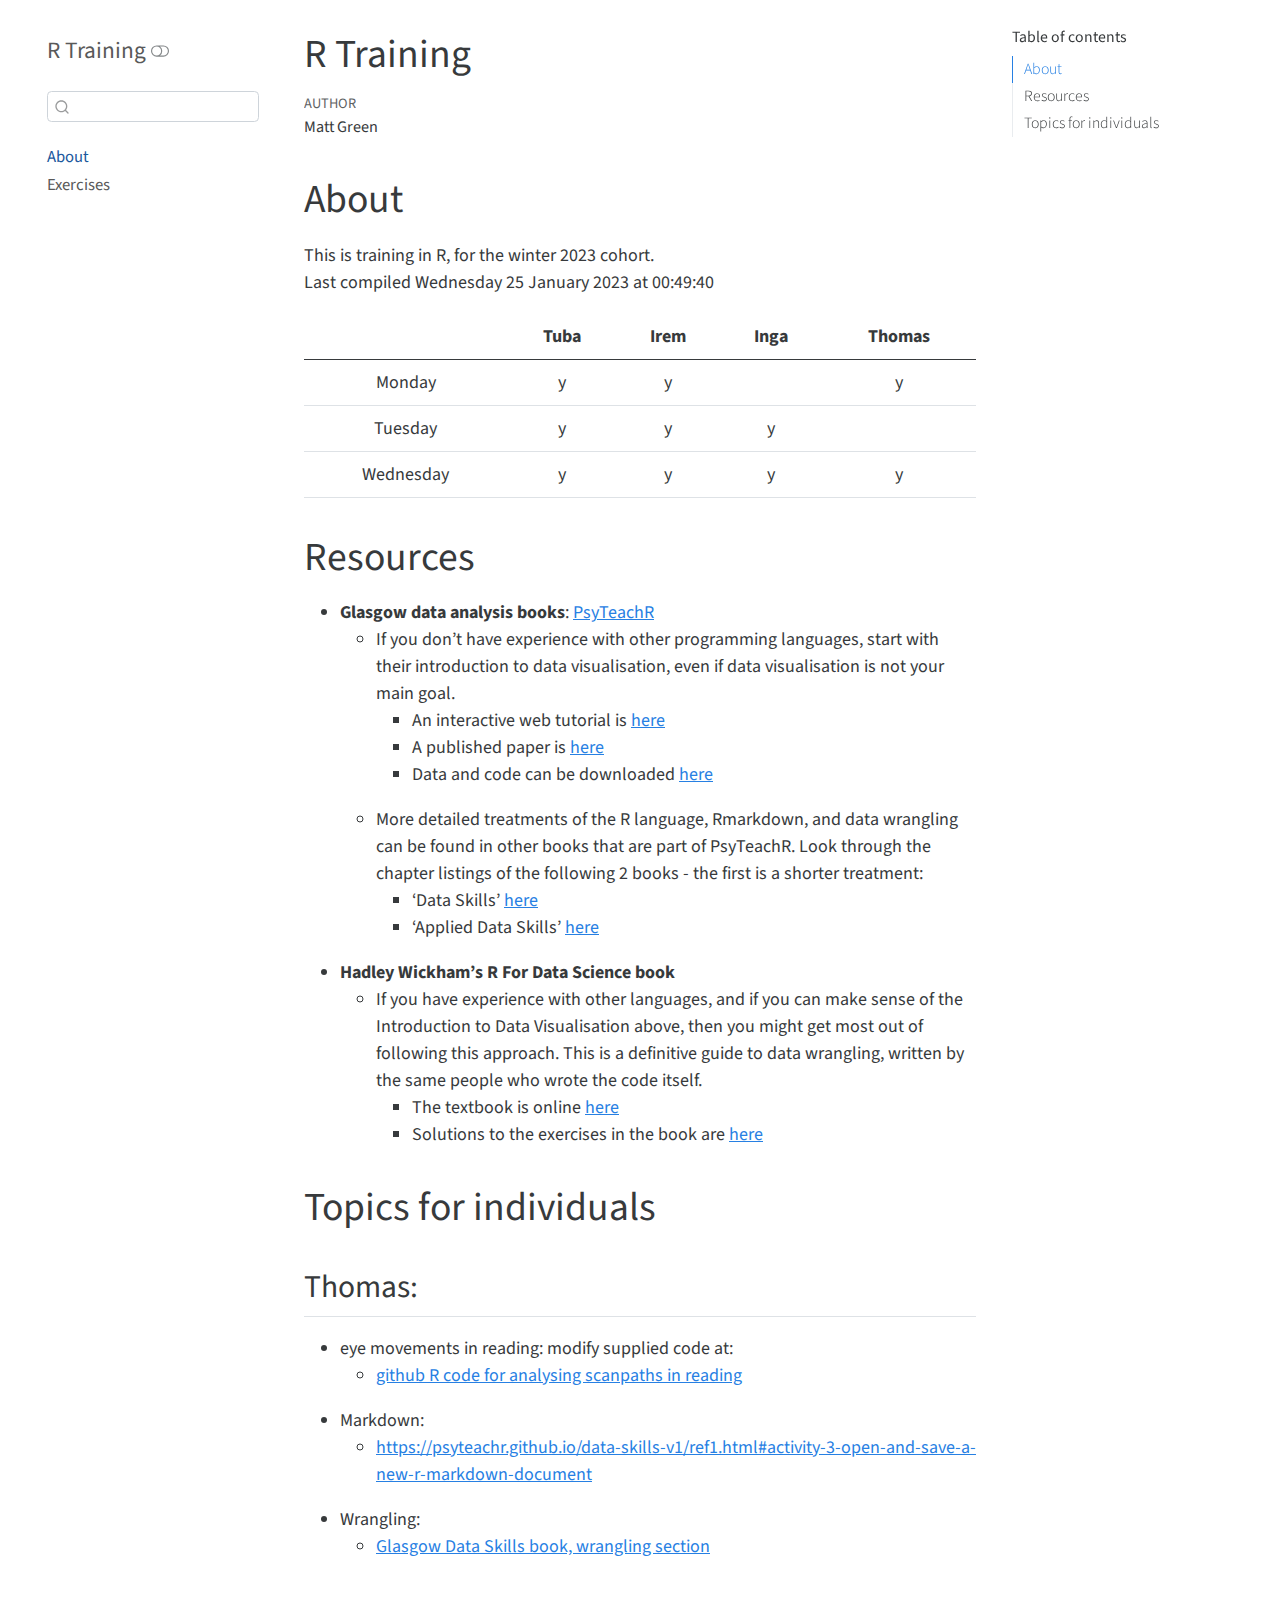
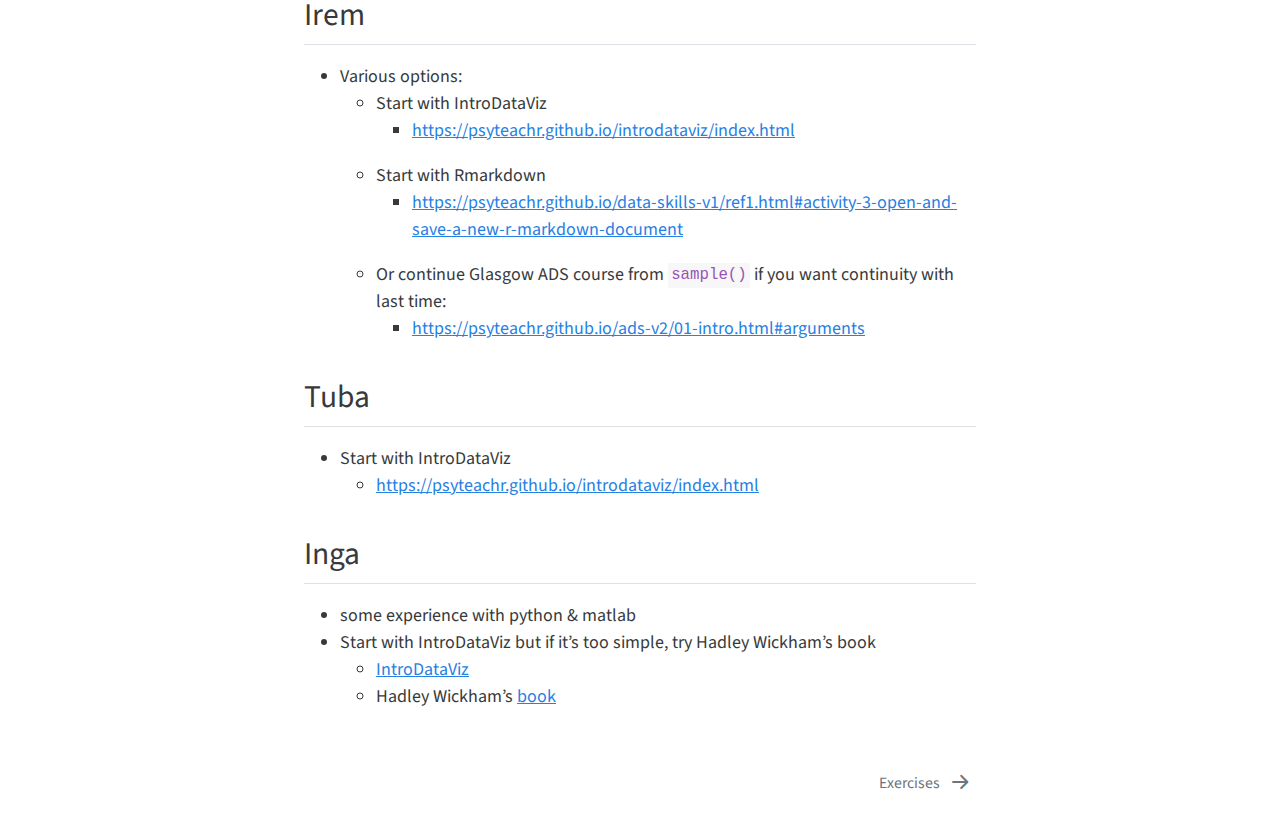
<file: docs/index.html>
<!DOCTYPE html>
<html xmlns="http://www.w3.org/1999/xhtml" lang="en" xml:lang="en"><head>

<meta charset="utf-8">
<meta name="generator" content="quarto-1.2.313">

<meta name="viewport" content="width=device-width, initial-scale=1.0, user-scalable=yes">

<meta name="author" content="Matt Green">

<title>R Training</title>
<style>
code{white-space: pre-wrap;}
span.smallcaps{font-variant: small-caps;}
div.columns{display: flex; gap: min(4vw, 1.5em);}
div.column{flex: auto; overflow-x: auto;}
div.hanging-indent{margin-left: 1.5em; text-indent: -1.5em;}
ul.task-list{list-style: none;}
ul.task-list li input[type="checkbox"] {
  width: 0.8em;
  margin: 0 0.8em 0.2em -1.6em;
  vertical-align: middle;
}
</style>


<script src="site_libs/quarto-nav/quarto-nav.js"></script>
<script src="site_libs/quarto-nav/headroom.min.js"></script>
<script src="site_libs/clipboard/clipboard.min.js"></script>
<script src="site_libs/quarto-search/autocomplete.umd.js"></script>
<script src="site_libs/quarto-search/fuse.min.js"></script>
<script src="site_libs/quarto-search/quarto-search.js"></script>
<meta name="quarto:offset" content="./">
<link href="./exercises.html" rel="next">
<script src="site_libs/quarto-html/quarto.js"></script>
<script src="site_libs/quarto-html/popper.min.js"></script>
<script src="site_libs/quarto-html/tippy.umd.min.js"></script>
<script src="site_libs/quarto-html/anchor.min.js"></script>
<link href="site_libs/quarto-html/tippy.css" rel="stylesheet">
<link href="site_libs/quarto-html/quarto-syntax-highlighting.css" rel="stylesheet" class="quarto-color-scheme" id="quarto-text-highlighting-styles">
<link href="site_libs/quarto-html/quarto-syntax-highlighting-dark.css" rel="prefetch" class="quarto-color-scheme quarto-color-alternate" id="quarto-text-highlighting-styles">
<script src="site_libs/bootstrap/bootstrap.min.js"></script>
<link href="site_libs/bootstrap/bootstrap-icons.css" rel="stylesheet">
<link href="site_libs/bootstrap/bootstrap.min.css" rel="stylesheet" class="quarto-color-scheme" id="quarto-bootstrap" data-mode="light">
<link href="site_libs/bootstrap/bootstrap-dark.min.css" rel="prefetch" class="quarto-color-scheme quarto-color-alternate" id="quarto-bootstrap" data-mode="dark">
<script id="quarto-search-options" type="application/json">{
  "location": "sidebar",
  "copy-button": false,
  "collapse-after": 3,
  "panel-placement": "start",
  "type": "textbox",
  "limit": 20,
  "language": {
    "search-no-results-text": "No results",
    "search-matching-documents-text": "matching documents",
    "search-copy-link-title": "Copy link to search",
    "search-hide-matches-text": "Hide additional matches",
    "search-more-match-text": "more match in this document",
    "search-more-matches-text": "more matches in this document",
    "search-clear-button-title": "Clear",
    "search-detached-cancel-button-title": "Cancel",
    "search-submit-button-title": "Submit"
  }
}</script>


</head>

<body class="nav-sidebar floating">

<div id="quarto-search-results"></div>
  <header id="quarto-header" class="headroom fixed-top">
  <nav class="quarto-secondary-nav" data-bs-toggle="collapse" data-bs-target="#quarto-sidebar" aria-controls="quarto-sidebar" aria-expanded="false" aria-label="Toggle sidebar navigation" onclick="if (window.quartoToggleHeadroom) { window.quartoToggleHeadroom(); }">
    <div class="container-fluid d-flex justify-content-between">
      <h1 class="quarto-secondary-nav-title">R Training</h1>
      <button type="button" class="quarto-btn-toggle btn" aria-label="Show secondary navigation">
        <i class="bi bi-chevron-right"></i>
      </button>
    </div>
  </nav>
</header>
<!-- content -->
<div id="quarto-content" class="quarto-container page-columns page-rows-contents page-layout-article">
<!-- sidebar -->
  <nav id="quarto-sidebar" class="sidebar collapse sidebar-navigation floating overflow-auto">
    <div class="pt-lg-2 mt-2 text-left sidebar-header">
    <div class="sidebar-title mb-0 py-0">
      <a href="./">R Training</a> 
        <div class="sidebar-tools-main">
  <a href="" class="quarto-color-scheme-toggle sidebar-tool" onclick="window.quartoToggleColorScheme(); return false;" title="Toggle dark mode"><i class="bi"></i></a>
</div>
    </div>
      </div>
      <div class="mt-2 flex-shrink-0 align-items-center">
        <div class="sidebar-search">
        <div id="quarto-search" class="" title="Search"></div>
        </div>
      </div>
    <div class="sidebar-menu-container"> 
    <ul class="list-unstyled mt-1">
        <li class="sidebar-item">
  <div class="sidebar-item-container"> 
  <a href="./index.html" class="sidebar-item-text sidebar-link active">About</a>
  </div>
</li>
        <li class="sidebar-item">
  <div class="sidebar-item-container"> 
  <a href="./exercises.html" class="sidebar-item-text sidebar-link">Exercises</a>
  </div>
</li>
    </ul>
    </div>
</nav>
<!-- margin-sidebar -->
    <div id="quarto-margin-sidebar" class="sidebar margin-sidebar">
        <nav id="TOC" role="doc-toc" class="toc-active">
    <h2 id="toc-title">Table of contents</h2>
   
  <ul>
  <li><a href="#about" id="toc-about" class="nav-link active" data-scroll-target="#about">About</a></li>
  <li><a href="#resources" id="toc-resources" class="nav-link" data-scroll-target="#resources">Resources</a></li>
  <li><a href="#topics-for-individuals" id="toc-topics-for-individuals" class="nav-link" data-scroll-target="#topics-for-individuals">Topics for individuals</a>
  <ul class="collapse">
  <li><a href="#thomas" id="toc-thomas" class="nav-link" data-scroll-target="#thomas">Thomas:</a></li>
  <li><a href="#irem" id="toc-irem" class="nav-link" data-scroll-target="#irem">Irem</a></li>
  <li><a href="#tuba" id="toc-tuba" class="nav-link" data-scroll-target="#tuba">Tuba</a></li>
  <li><a href="#inga" id="toc-inga" class="nav-link" data-scroll-target="#inga">Inga</a></li>
  </ul></li>
  </ul>
</nav>
    </div>
<!-- main -->
<main class="content" id="quarto-document-content">

<header id="title-block-header" class="quarto-title-block default">
<div class="quarto-title">
<h1 class="title d-none d-lg-block">R Training</h1>
</div>



<div class="quarto-title-meta">

    <div>
    <div class="quarto-title-meta-heading">Author</div>
    <div class="quarto-title-meta-contents">
             <p>Matt Green </p>
          </div>
  </div>
    
  
    
  </div>
  

</header>

<section id="about" class="level1 unnumbered">
<h1 class="unnumbered">About</h1>
<p>This is training in R, for the winter 2023 cohort.<br>
Last compiled Wednesday 25 January 2023 at 00:49:40</p>
<table class="table">
<thead>
<tr class="header">
<th style="text-align: center;"></th>
<th style="text-align: center;">Tuba</th>
<th style="text-align: center;">Irem</th>
<th style="text-align: center;">Inga</th>
<th style="text-align: center;">Thomas</th>
</tr>
</thead>
<tbody>
<tr class="odd">
<td style="text-align: center;">Monday</td>
<td style="text-align: center;">y</td>
<td style="text-align: center;">y</td>
<td style="text-align: center;"></td>
<td style="text-align: center;">y</td>
</tr>
<tr class="even">
<td style="text-align: center;">Tuesday</td>
<td style="text-align: center;">y</td>
<td style="text-align: center;">y</td>
<td style="text-align: center;">y</td>
<td style="text-align: center;"></td>
</tr>
<tr class="odd">
<td style="text-align: center;">Wednesday</td>
<td style="text-align: center;">y</td>
<td style="text-align: center;">y</td>
<td style="text-align: center;">y</td>
<td style="text-align: center;">y</td>
</tr>
</tbody>
</table>
</section>
<section id="resources" class="level1">
<h1>Resources</h1>
<ul>
<li><strong>Glasgow data analysis books</strong>: <a href="https://psyteachr.github.io/">PsyTeachR</a>
<ul>
<li>If you don’t have experience with other programming languages, start with their introduction to data visualisation, even if data visualisation is not your main goal.
<ul>
<li>An interactive web tutorial is <a href="https://psyteachr.github.io/introdataviz/index.html">here</a></li>
<li>A published paper is <a href="https://osf.io/download/5e64r/">here</a></li>
<li>Data and code can be downloaded <a href="https://osf.io/bj83f/">here</a></li>
</ul></li>
<li>More detailed treatments of the R language, Rmarkdown, and data wrangling can be found in other books that are part of PsyTeachR. Look through the chapter listings of the following 2 books - the first is a shorter treatment:
<ul>
<li>‘Data Skills’ <a href="https://psyteachr.github.io/data-skills-v1/">here</a></li>
<li>‘Applied Data Skills’ <a href="https://psyteachr.github.io/ads-v2/">here</a></li>
</ul></li>
</ul></li>
<li><strong>Hadley Wickham’s R For Data Science book</strong>
<ul>
<li>If you have experience with other languages, and if you can make sense of the Introduction to Data Visualisation above, then you might get most out of following this approach. This is a definitive guide to data wrangling, written by the same people who wrote the code itself.
<ul>
<li>The textbook is online <a href="https://r4ds.had.co.nz/">here</a></li>
<li>Solutions to the exercises in the book are <a href="https://jrnold.github.io/r4ds-exercise-solutions/">here</a></li>
</ul></li>
</ul></li>
</ul>
</section>
<section id="topics-for-individuals" class="level1">
<h1>Topics for individuals</h1>
<section id="thomas" class="level2">
<h2 class="anchored" data-anchor-id="thomas">Thomas:</h2>
<ul>
<li>eye movements in reading: modify supplied code at:
<ul>
<li><a href="https://github.com/tmalsburg/scanpath">github R code for analysing scanpaths in reading</a></li>
</ul></li>
<li>Markdown:
<ul>
<li><a href="https://psyteachr.github.io/data-skills-v1/ref1.html#activity-3-open-and-save-a-new-r-markdown-document">https://psyteachr.github.io/data-skills-v1/ref1.html#activity-3-open-and-save-a-new-r-markdown-document</a></li>
</ul></li>
<li>Wrangling:
<ul>
<li><a href="https://psyteachr.github.io/data-skills-v1/data-wrangling-1.html">Glasgow Data Skills book, wrangling section</a></li>
</ul></li>
</ul>
</section>
<section id="irem" class="level2">
<h2 class="anchored" data-anchor-id="irem">Irem</h2>
<ul>
<li>Various options:
<ul>
<li>Start with IntroDataViz
<ul>
<li><a href="https://psyteachr.github.io/introdataviz/index.html">https://psyteachr.github.io/introdataviz/index.html</a></li>
</ul></li>
<li>Start with Rmarkdown
<ul>
<li><a href="https://psyteachr.github.io/data-skills-v1/ref1.html#activity-3-open-and-save-a-new-r-markdown-document">https://psyteachr.github.io/data-skills-v1/ref1.html#activity-3-open-and-save-a-new-r-markdown-document</a></li>
</ul></li>
<li>Or continue Glasgow ADS course from <code>sample()</code> if you want continuity with last time:
<ul>
<li><a href="https://psyteachr.github.io/ads-v2/01-intro.html#arguments">https://psyteachr.github.io/ads-v2/01-intro.html#arguments</a></li>
</ul></li>
</ul></li>
</ul>
</section>
<section id="tuba" class="level2">
<h2 class="anchored" data-anchor-id="tuba">Tuba</h2>
<ul>
<li>Start with IntroDataViz
<ul>
<li><a href="https://psyteachr.github.io/introdataviz/index.html">https://psyteachr.github.io/introdataviz/index.html</a></li>
</ul></li>
</ul>
</section>
<section id="inga" class="level2">
<h2 class="anchored" data-anchor-id="inga">Inga</h2>
<ul>
<li>some experience with python &amp; matlab</li>
<li>Start with IntroDataViz but if it’s too simple, try Hadley Wickham’s book
<ul>
<li><a href="https://psyteachr.github.io/introdataviz/index.html">IntroDataViz</a></li>
<li>Hadley Wickham’s <a href="https://r4ds.had.co.nz/">book</a></li>
</ul></li>
</ul>


</section>
</section>

</main> <!-- /main -->
<script id="quarto-html-after-body" type="application/javascript">
window.document.addEventListener("DOMContentLoaded", function (event) {
  const toggleBodyColorMode = (bsSheetEl) => {
    const mode = bsSheetEl.getAttribute("data-mode");
    const bodyEl = window.document.querySelector("body");
    if (mode === "dark") {
      bodyEl.classList.add("quarto-dark");
      bodyEl.classList.remove("quarto-light");
    } else {
      bodyEl.classList.add("quarto-light");
      bodyEl.classList.remove("quarto-dark");
    }
  }
  const toggleBodyColorPrimary = () => {
    const bsSheetEl = window.document.querySelector("link#quarto-bootstrap");
    if (bsSheetEl) {
      toggleBodyColorMode(bsSheetEl);
    }
  }
  toggleBodyColorPrimary();  
  const disableStylesheet = (stylesheets) => {
    for (let i=0; i < stylesheets.length; i++) {
      const stylesheet = stylesheets[i];
      stylesheet.rel = 'prefetch';
    }
  }
  const enableStylesheet = (stylesheets) => {
    for (let i=0; i < stylesheets.length; i++) {
      const stylesheet = stylesheets[i];
      stylesheet.rel = 'stylesheet';
    }
  }
  const manageTransitions = (selector, allowTransitions) => {
    const els = window.document.querySelectorAll(selector);
    for (let i=0; i < els.length; i++) {
      const el = els[i];
      if (allowTransitions) {
        el.classList.remove('notransition');
      } else {
        el.classList.add('notransition');
      }
    }
  }
  const toggleColorMode = (alternate) => {
    // Switch the stylesheets
    const alternateStylesheets = window.document.querySelectorAll('link.quarto-color-scheme.quarto-color-alternate');
    manageTransitions('#quarto-margin-sidebar .nav-link', false);
    if (alternate) {
      enableStylesheet(alternateStylesheets);
      for (const sheetNode of alternateStylesheets) {
        if (sheetNode.id === "quarto-bootstrap") {
          toggleBodyColorMode(sheetNode);
        }
      }
    } else {
      disableStylesheet(alternateStylesheets);
      toggleBodyColorPrimary();
    }
    manageTransitions('#quarto-margin-sidebar .nav-link', true);
    // Switch the toggles
    const toggles = window.document.querySelectorAll('.quarto-color-scheme-toggle');
    for (let i=0; i < toggles.length; i++) {
      const toggle = toggles[i];
      if (toggle) {
        if (alternate) {
          toggle.classList.add("alternate");     
        } else {
          toggle.classList.remove("alternate");
        }
      }
    }
    // Hack to workaround the fact that safari doesn't
    // properly recolor the scrollbar when toggling (#1455)
    if (navigator.userAgent.indexOf('Safari') > 0 && navigator.userAgent.indexOf('Chrome') == -1) {
      manageTransitions("body", false);
      window.scrollTo(0, 1);
      setTimeout(() => {
        window.scrollTo(0, 0);
        manageTransitions("body", true);
      }, 40);  
    }
  }
  const isFileUrl = () => { 
    return window.location.protocol === 'file:';
  }
  const hasAlternateSentinel = () => {  
    let styleSentinel = getColorSchemeSentinel();
    if (styleSentinel !== null) {
      return styleSentinel === "alternate";
    } else {
      return false;
    }
  }
  const setStyleSentinel = (alternate) => {
    const value = alternate ? "alternate" : "default";
    if (!isFileUrl()) {
      window.localStorage.setItem("quarto-color-scheme", value);
    } else {
      localAlternateSentinel = value;
    }
  }
  const getColorSchemeSentinel = () => {
    if (!isFileUrl()) {
      const storageValue = window.localStorage.getItem("quarto-color-scheme");
      return storageValue != null ? storageValue : localAlternateSentinel;
    } else {
      return localAlternateSentinel;
    }
  }
  let localAlternateSentinel = 'default';
  // Dark / light mode switch
  window.quartoToggleColorScheme = () => {
    // Read the current dark / light value 
    let toAlternate = !hasAlternateSentinel();
    toggleColorMode(toAlternate);
    setStyleSentinel(toAlternate);
  };
  // Ensure there is a toggle, if there isn't float one in the top right
  if (window.document.querySelector('.quarto-color-scheme-toggle') === null) {
    const a = window.document.createElement('a');
    a.classList.add('top-right');
    a.classList.add('quarto-color-scheme-toggle');
    a.href = "";
    a.onclick = function() { try { window.quartoToggleColorScheme(); } catch {} return false; };
    const i = window.document.createElement("i");
    i.classList.add('bi');
    a.appendChild(i);
    window.document.body.appendChild(a);
  }
  // Switch to dark mode if need be
  if (hasAlternateSentinel()) {
    toggleColorMode(true);
  } else {
    toggleColorMode(false);
  }
  const icon = "";
  const anchorJS = new window.AnchorJS();
  anchorJS.options = {
    placement: 'right',
    icon: icon
  };
  anchorJS.add('.anchored');
  const clipboard = new window.ClipboardJS('.code-copy-button', {
    target: function(trigger) {
      return trigger.previousElementSibling;
    }
  });
  clipboard.on('success', function(e) {
    // button target
    const button = e.trigger;
    // don't keep focus
    button.blur();
    // flash "checked"
    button.classList.add('code-copy-button-checked');
    var currentTitle = button.getAttribute("title");
    button.setAttribute("title", "Copied!");
    let tooltip;
    if (window.bootstrap) {
      button.setAttribute("data-bs-toggle", "tooltip");
      button.setAttribute("data-bs-placement", "left");
      button.setAttribute("data-bs-title", "Copied!");
      tooltip = new bootstrap.Tooltip(button, 
        { trigger: "manual", 
          customClass: "code-copy-button-tooltip",
          offset: [0, -8]});
      tooltip.show();    
    }
    setTimeout(function() {
      if (tooltip) {
        tooltip.hide();
        button.removeAttribute("data-bs-title");
        button.removeAttribute("data-bs-toggle");
        button.removeAttribute("data-bs-placement");
      }
      button.setAttribute("title", currentTitle);
      button.classList.remove('code-copy-button-checked');
    }, 1000);
    // clear code selection
    e.clearSelection();
  });
  function tippyHover(el, contentFn) {
    const config = {
      allowHTML: true,
      content: contentFn,
      maxWidth: 500,
      delay: 100,
      arrow: false,
      appendTo: function(el) {
          return el.parentElement;
      },
      interactive: true,
      interactiveBorder: 10,
      theme: 'quarto',
      placement: 'bottom-start'
    };
    window.tippy(el, config); 
  }
  const noterefs = window.document.querySelectorAll('a[role="doc-noteref"]');
  for (var i=0; i<noterefs.length; i++) {
    const ref = noterefs[i];
    tippyHover(ref, function() {
      // use id or data attribute instead here
      let href = ref.getAttribute('data-footnote-href') || ref.getAttribute('href');
      try { href = new URL(href).hash; } catch {}
      const id = href.replace(/^#\/?/, "");
      const note = window.document.getElementById(id);
      return note.innerHTML;
    });
  }
  const findCites = (el) => {
    const parentEl = el.parentElement;
    if (parentEl) {
      const cites = parentEl.dataset.cites;
      if (cites) {
        return {
          el,
          cites: cites.split(' ')
        };
      } else {
        return findCites(el.parentElement)
      }
    } else {
      return undefined;
    }
  };
  var bibliorefs = window.document.querySelectorAll('a[role="doc-biblioref"]');
  for (var i=0; i<bibliorefs.length; i++) {
    const ref = bibliorefs[i];
    const citeInfo = findCites(ref);
    if (citeInfo) {
      tippyHover(citeInfo.el, function() {
        var popup = window.document.createElement('div');
        citeInfo.cites.forEach(function(cite) {
          var citeDiv = window.document.createElement('div');
          citeDiv.classList.add('hanging-indent');
          citeDiv.classList.add('csl-entry');
          var biblioDiv = window.document.getElementById('ref-' + cite);
          if (biblioDiv) {
            citeDiv.innerHTML = biblioDiv.innerHTML;
          }
          popup.appendChild(citeDiv);
        });
        return popup.innerHTML;
      });
    }
  }
});
</script>
<nav class="page-navigation">
  <div class="nav-page nav-page-previous">
  </div>
  <div class="nav-page nav-page-next">
      <a href="./exercises.html" class="pagination-link">
        <span class="nav-page-text">Exercises</span> <i class="bi bi-arrow-right-short"></i>
      </a>
  </div>
</nav>
</div> <!-- /content -->



</body></html>
</file>
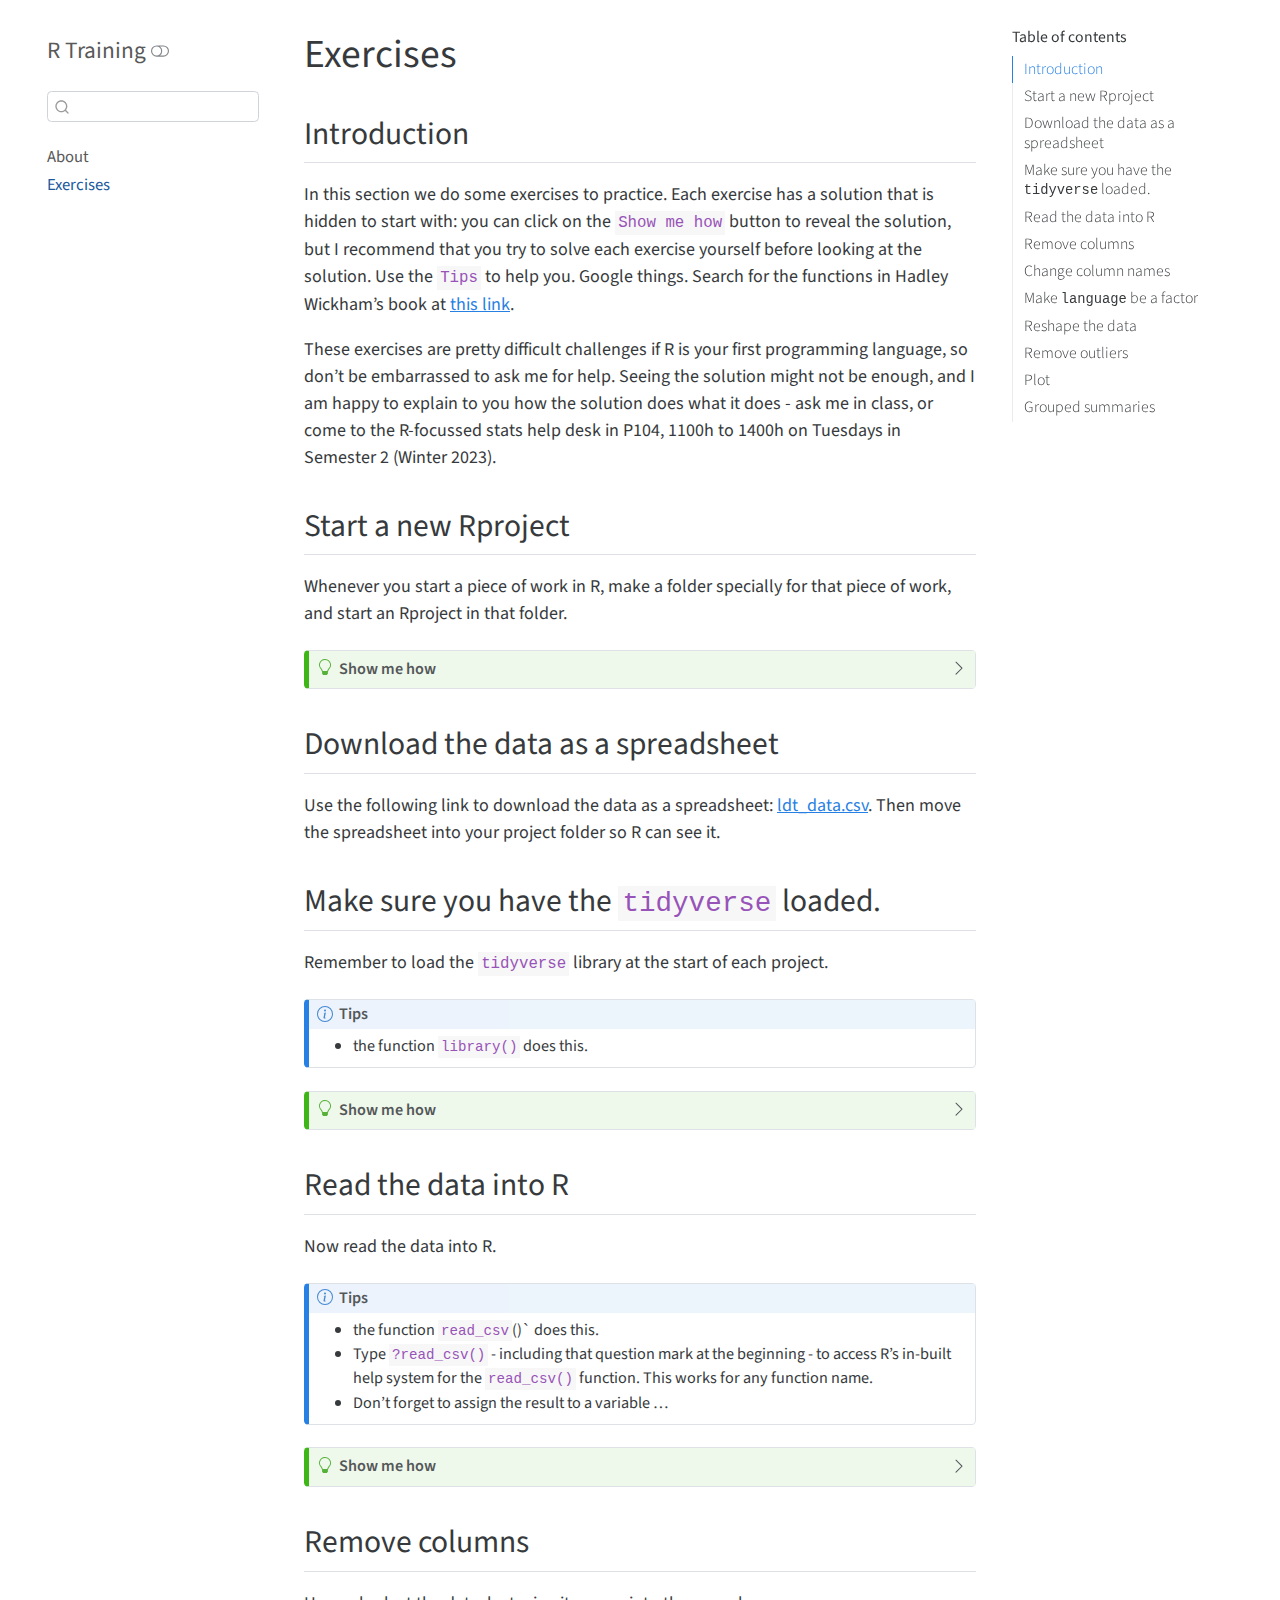
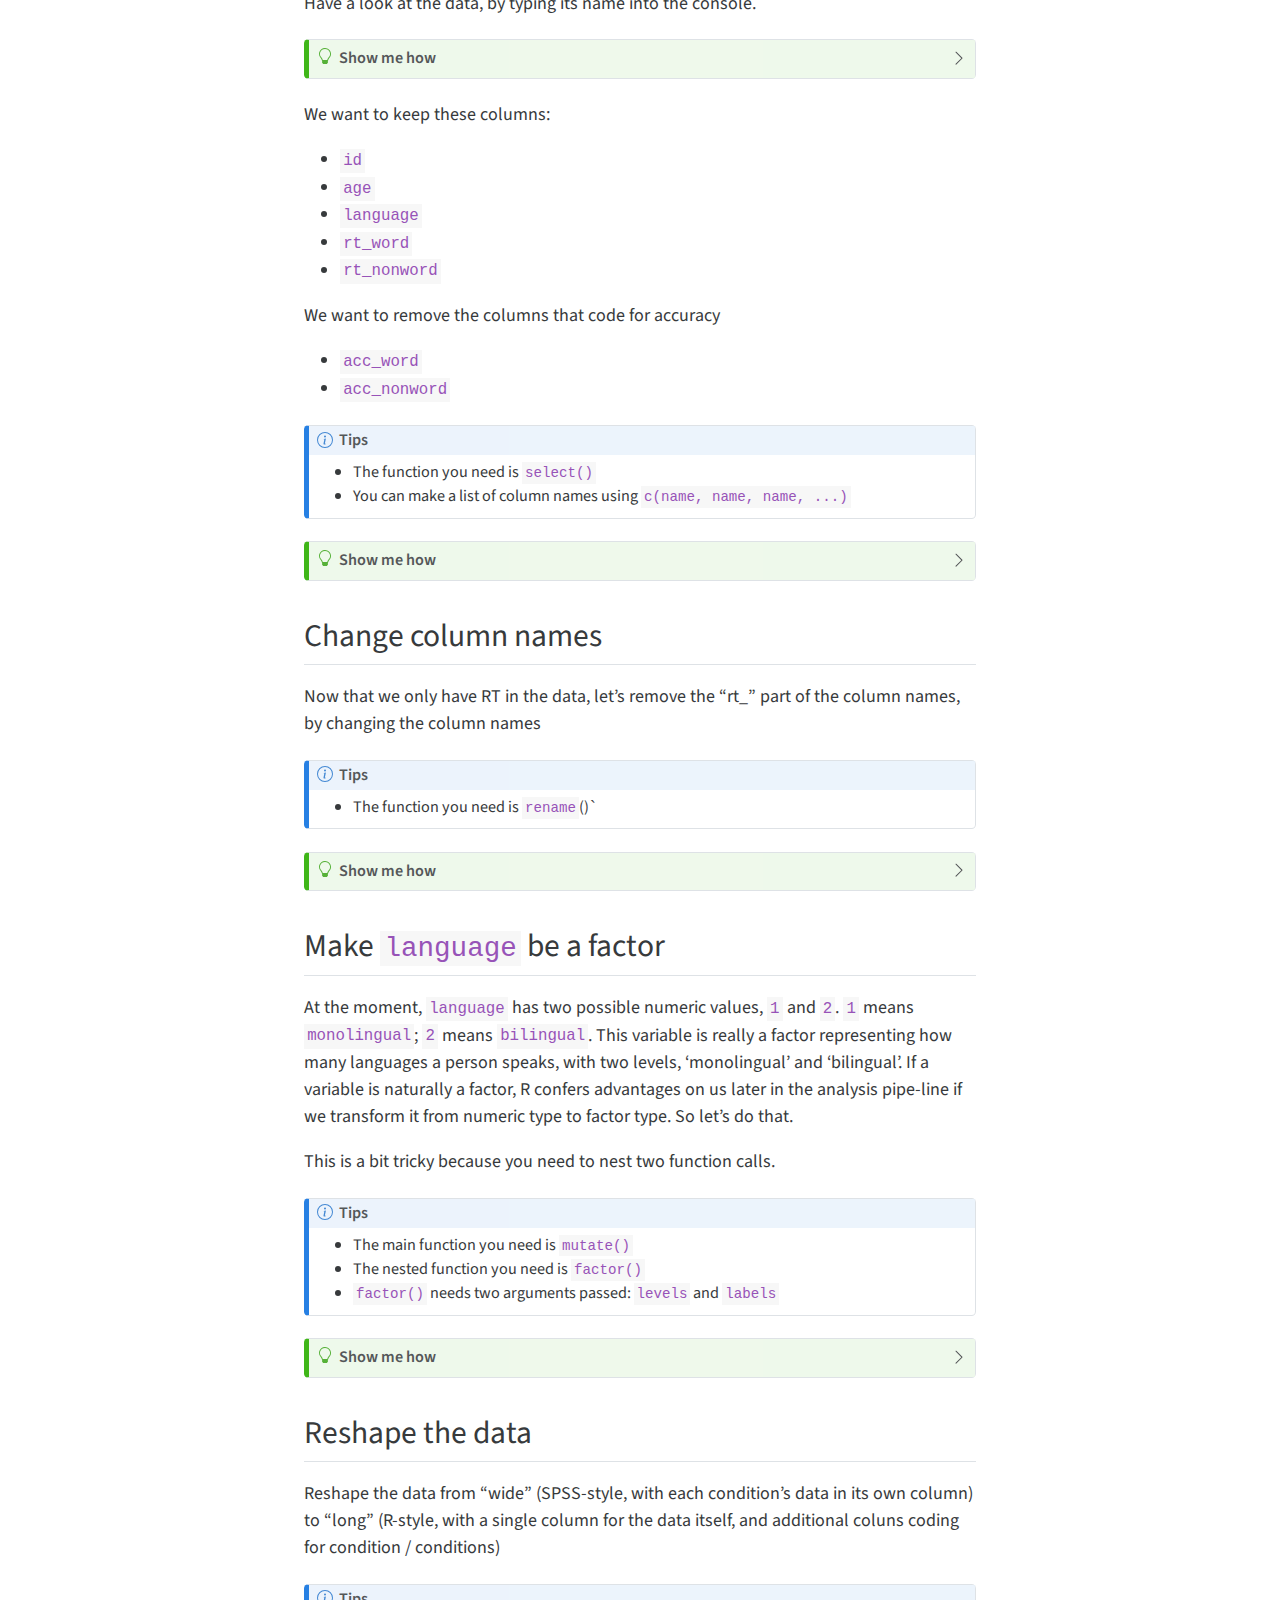
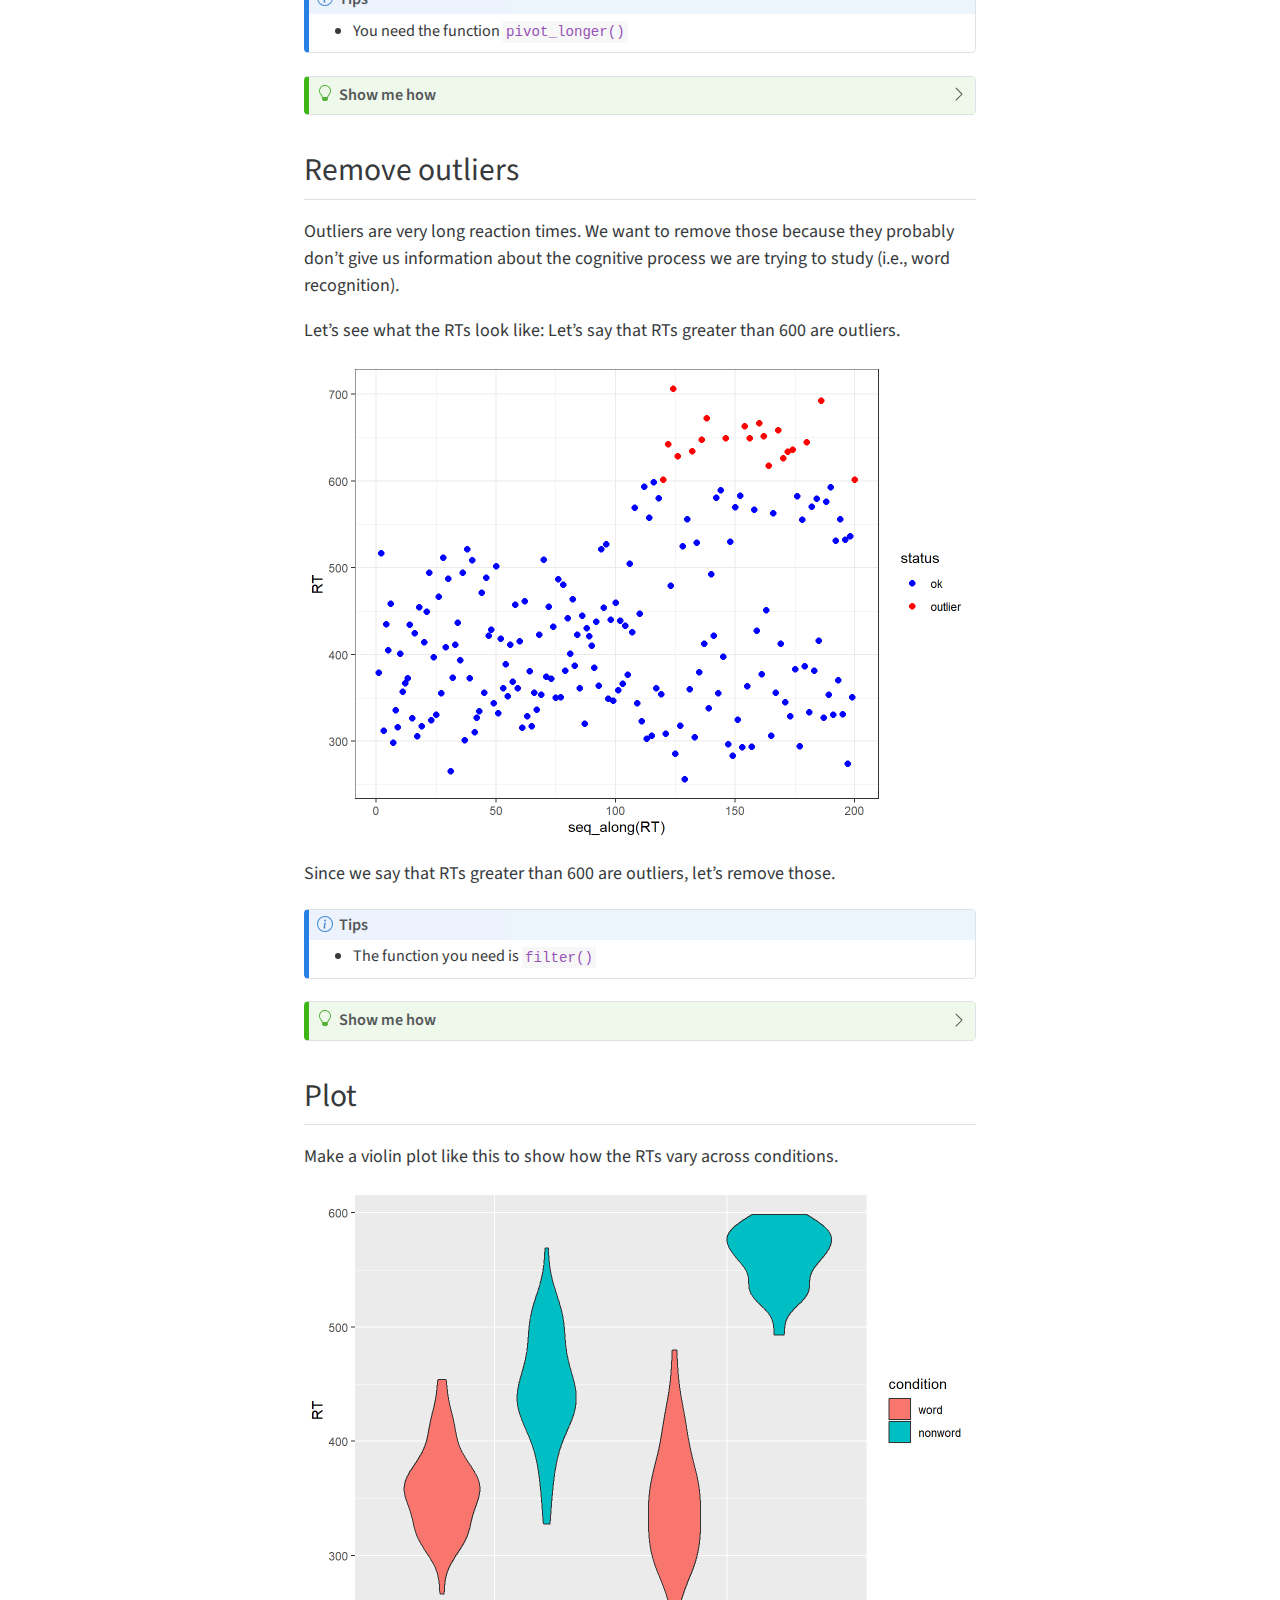
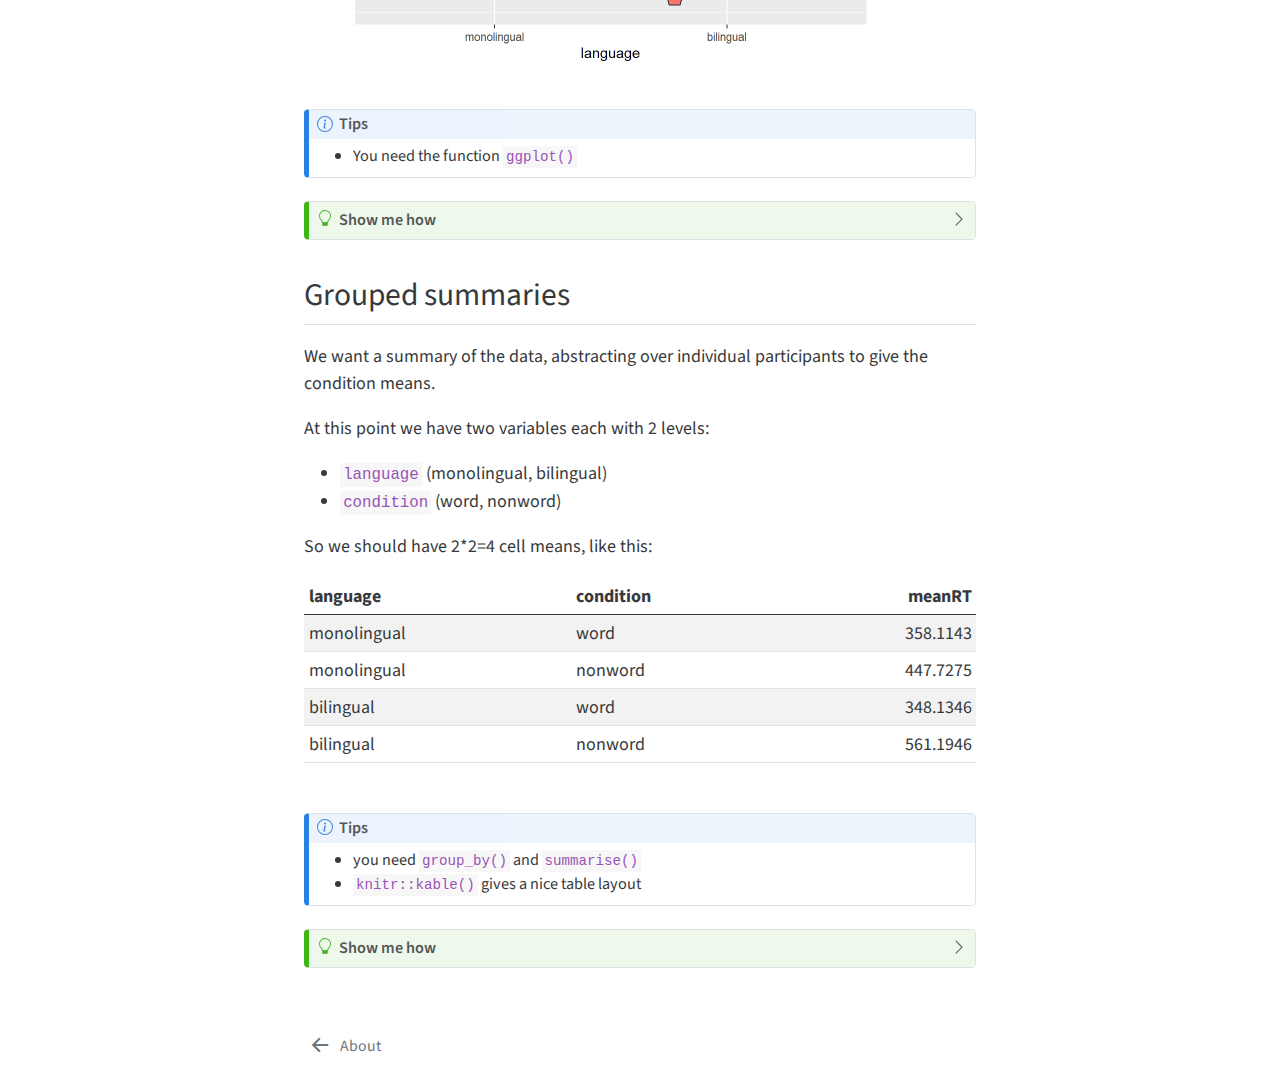
<file: docs/exercises.html>
<!DOCTYPE html>
<html xmlns="http://www.w3.org/1999/xhtml" lang="en" xml:lang="en"><head>

<meta charset="utf-8">
<meta name="generator" content="quarto-1.2.313">

<meta name="viewport" content="width=device-width, initial-scale=1.0, user-scalable=yes">


<title>R Training - Exercises</title>
<style>
code{white-space: pre-wrap;}
span.smallcaps{font-variant: small-caps;}
div.columns{display: flex; gap: min(4vw, 1.5em);}
div.column{flex: auto; overflow-x: auto;}
div.hanging-indent{margin-left: 1.5em; text-indent: -1.5em;}
ul.task-list{list-style: none;}
ul.task-list li input[type="checkbox"] {
  width: 0.8em;
  margin: 0 0.8em 0.2em -1.6em;
  vertical-align: middle;
}
pre > code.sourceCode { white-space: pre; position: relative; }
pre > code.sourceCode > span { display: inline-block; line-height: 1.25; }
pre > code.sourceCode > span:empty { height: 1.2em; }
.sourceCode { overflow: visible; }
code.sourceCode > span { color: inherit; text-decoration: inherit; }
div.sourceCode { margin: 1em 0; }
pre.sourceCode { margin: 0; }
@media screen {
div.sourceCode { overflow: auto; }
}
@media print {
pre > code.sourceCode { white-space: pre-wrap; }
pre > code.sourceCode > span { text-indent: -5em; padding-left: 5em; }
}
pre.numberSource code
  { counter-reset: source-line 0; }
pre.numberSource code > span
  { position: relative; left: -4em; counter-increment: source-line; }
pre.numberSource code > span > a:first-child::before
  { content: counter(source-line);
    position: relative; left: -1em; text-align: right; vertical-align: baseline;
    border: none; display: inline-block;
    -webkit-touch-callout: none; -webkit-user-select: none;
    -khtml-user-select: none; -moz-user-select: none;
    -ms-user-select: none; user-select: none;
    padding: 0 4px; width: 4em;
    color: #aaaaaa;
  }
pre.numberSource { margin-left: 3em; border-left: 1px solid #aaaaaa;  padding-left: 4px; }
div.sourceCode
  {   }
@media screen {
pre > code.sourceCode > span > a:first-child::before { text-decoration: underline; }
}
code span.al { color: #ff0000; font-weight: bold; } /* Alert */
code span.an { color: #60a0b0; font-weight: bold; font-style: italic; } /* Annotation */
code span.at { color: #7d9029; } /* Attribute */
code span.bn { color: #40a070; } /* BaseN */
code span.bu { color: #008000; } /* BuiltIn */
code span.cf { color: #007020; font-weight: bold; } /* ControlFlow */
code span.ch { color: #4070a0; } /* Char */
code span.cn { color: #880000; } /* Constant */
code span.co { color: #60a0b0; font-style: italic; } /* Comment */
code span.cv { color: #60a0b0; font-weight: bold; font-style: italic; } /* CommentVar */
code span.do { color: #ba2121; font-style: italic; } /* Documentation */
code span.dt { color: #902000; } /* DataType */
code span.dv { color: #40a070; } /* DecVal */
code span.er { color: #ff0000; font-weight: bold; } /* Error */
code span.ex { } /* Extension */
code span.fl { color: #40a070; } /* Float */
code span.fu { color: #06287e; } /* Function */
code span.im { color: #008000; font-weight: bold; } /* Import */
code span.in { color: #60a0b0; font-weight: bold; font-style: italic; } /* Information */
code span.kw { color: #007020; font-weight: bold; } /* Keyword */
code span.op { color: #666666; } /* Operator */
code span.ot { color: #007020; } /* Other */
code span.pp { color: #bc7a00; } /* Preprocessor */
code span.sc { color: #4070a0; } /* SpecialChar */
code span.ss { color: #bb6688; } /* SpecialString */
code span.st { color: #4070a0; } /* String */
code span.va { color: #19177c; } /* Variable */
code span.vs { color: #4070a0; } /* VerbatimString */
code span.wa { color: #60a0b0; font-weight: bold; font-style: italic; } /* Warning */
</style>


<script src="site_libs/quarto-nav/quarto-nav.js"></script>
<script src="site_libs/quarto-nav/headroom.min.js"></script>
<script src="site_libs/clipboard/clipboard.min.js"></script>
<script src="site_libs/quarto-search/autocomplete.umd.js"></script>
<script src="site_libs/quarto-search/fuse.min.js"></script>
<script src="site_libs/quarto-search/quarto-search.js"></script>
<meta name="quarto:offset" content="./">
<link href="./index.html" rel="prev">
<script src="site_libs/quarto-html/quarto.js"></script>
<script src="site_libs/quarto-html/popper.min.js"></script>
<script src="site_libs/quarto-html/tippy.umd.min.js"></script>
<script src="site_libs/quarto-html/anchor.min.js"></script>
<link href="site_libs/quarto-html/tippy.css" rel="stylesheet">
<link href="site_libs/quarto-html/quarto-syntax-highlighting.css" rel="stylesheet" class="quarto-color-scheme" id="quarto-text-highlighting-styles">
<link href="site_libs/quarto-html/quarto-syntax-highlighting-dark.css" rel="prefetch" class="quarto-color-scheme quarto-color-alternate" id="quarto-text-highlighting-styles">
<script src="site_libs/bootstrap/bootstrap.min.js"></script>
<link href="site_libs/bootstrap/bootstrap-icons.css" rel="stylesheet">
<link href="site_libs/bootstrap/bootstrap.min.css" rel="stylesheet" class="quarto-color-scheme" id="quarto-bootstrap" data-mode="light">
<link href="site_libs/bootstrap/bootstrap-dark.min.css" rel="prefetch" class="quarto-color-scheme quarto-color-alternate" id="quarto-bootstrap" data-mode="dark">
<script id="quarto-search-options" type="application/json">{
  "location": "sidebar",
  "copy-button": false,
  "collapse-after": 3,
  "panel-placement": "start",
  "type": "textbox",
  "limit": 20,
  "language": {
    "search-no-results-text": "No results",
    "search-matching-documents-text": "matching documents",
    "search-copy-link-title": "Copy link to search",
    "search-hide-matches-text": "Hide additional matches",
    "search-more-match-text": "more match in this document",
    "search-more-matches-text": "more matches in this document",
    "search-clear-button-title": "Clear",
    "search-detached-cancel-button-title": "Cancel",
    "search-submit-button-title": "Submit"
  }
}</script>


</head>

<body class="nav-sidebar floating">

<div id="quarto-search-results"></div>
  <header id="quarto-header" class="headroom fixed-top">
  <nav class="quarto-secondary-nav" data-bs-toggle="collapse" data-bs-target="#quarto-sidebar" aria-controls="quarto-sidebar" aria-expanded="false" aria-label="Toggle sidebar navigation" onclick="if (window.quartoToggleHeadroom) { window.quartoToggleHeadroom(); }">
    <div class="container-fluid d-flex justify-content-between">
      <h1 class="quarto-secondary-nav-title">Exercises</h1>
      <button type="button" class="quarto-btn-toggle btn" aria-label="Show secondary navigation">
        <i class="bi bi-chevron-right"></i>
      </button>
    </div>
  </nav>
</header>
<!-- content -->
<div id="quarto-content" class="quarto-container page-columns page-rows-contents page-layout-article">
<!-- sidebar -->
  <nav id="quarto-sidebar" class="sidebar collapse sidebar-navigation floating overflow-auto">
    <div class="pt-lg-2 mt-2 text-left sidebar-header">
    <div class="sidebar-title mb-0 py-0">
      <a href="./">R Training</a> 
        <div class="sidebar-tools-main">
  <a href="" class="quarto-color-scheme-toggle sidebar-tool" onclick="window.quartoToggleColorScheme(); return false;" title="Toggle dark mode"><i class="bi"></i></a>
</div>
    </div>
      </div>
      <div class="mt-2 flex-shrink-0 align-items-center">
        <div class="sidebar-search">
        <div id="quarto-search" class="" title="Search"></div>
        </div>
      </div>
    <div class="sidebar-menu-container"> 
    <ul class="list-unstyled mt-1">
        <li class="sidebar-item">
  <div class="sidebar-item-container"> 
  <a href="./index.html" class="sidebar-item-text sidebar-link">About</a>
  </div>
</li>
        <li class="sidebar-item">
  <div class="sidebar-item-container"> 
  <a href="./exercises.html" class="sidebar-item-text sidebar-link active">Exercises</a>
  </div>
</li>
    </ul>
    </div>
</nav>
<!-- margin-sidebar -->
    <div id="quarto-margin-sidebar" class="sidebar margin-sidebar">
        <nav id="TOC" role="doc-toc" class="toc-active">
    <h2 id="toc-title">Table of contents</h2>
   
  <ul>
  <li><a href="#introduction" id="toc-introduction" class="nav-link active" data-scroll-target="#introduction">Introduction</a></li>
  <li><a href="#start-a-new-rproject" id="toc-start-a-new-rproject" class="nav-link" data-scroll-target="#start-a-new-rproject">Start a new Rproject</a></li>
  <li><a href="#download-the-data-as-a-spreadsheet" id="toc-download-the-data-as-a-spreadsheet" class="nav-link" data-scroll-target="#download-the-data-as-a-spreadsheet">Download the data as a spreadsheet</a></li>
  <li><a href="#make-sure-you-have-the-tidyverse-loaded." id="toc-make-sure-you-have-the-tidyverse-loaded." class="nav-link" data-scroll-target="#make-sure-you-have-the-tidyverse-loaded.">Make sure you have the <code>tidyverse</code> loaded.</a></li>
  <li><a href="#read-the-data-into-r" id="toc-read-the-data-into-r" class="nav-link" data-scroll-target="#read-the-data-into-r">Read the data into R</a></li>
  <li><a href="#remove-columns" id="toc-remove-columns" class="nav-link" data-scroll-target="#remove-columns">Remove columns</a></li>
  <li><a href="#change-column-names" id="toc-change-column-names" class="nav-link" data-scroll-target="#change-column-names">Change column names</a></li>
  <li><a href="#make-language-be-a-factor" id="toc-make-language-be-a-factor" class="nav-link" data-scroll-target="#make-language-be-a-factor">Make <code>language</code> be a factor</a></li>
  <li><a href="#reshape-the-data" id="toc-reshape-the-data" class="nav-link" data-scroll-target="#reshape-the-data">Reshape the data</a></li>
  <li><a href="#remove-outliers" id="toc-remove-outliers" class="nav-link" data-scroll-target="#remove-outliers">Remove outliers</a></li>
  <li><a href="#plot" id="toc-plot" class="nav-link" data-scroll-target="#plot">Plot</a></li>
  <li><a href="#grouped-summaries" id="toc-grouped-summaries" class="nav-link" data-scroll-target="#grouped-summaries">Grouped summaries</a></li>
  </ul>
</nav>
    </div>
<!-- main -->
<main class="content" id="quarto-document-content">

<header id="title-block-header" class="quarto-title-block default">
<div class="quarto-title">
<h1 class="title d-none d-lg-block">Exercises</h1>
</div>



<div class="quarto-title-meta">

    
  
    
  </div>
  

</header>

<section id="introduction" class="level2">
<h2 class="anchored" data-anchor-id="introduction">Introduction</h2>
<p>In this section we do some exercises to practice. Each exercise has a solution that is hidden to start with: you can click on the <code>Show me how</code> button to reveal the solution, but I recommend that you try to solve each exercise yourself before looking at the solution. Use the <code>Tips</code> to help you. Google things. Search for the functions in Hadley Wickham’s book at <a href="https://r4ds.had.co.nz/">this link</a>.</p>
<p>These exercises are pretty difficult challenges if R is your first programming language, so don’t be embarrassed to ask me for help. Seeing the solution might not be enough, and I am happy to explain to you how the solution does what it does - ask me in class, or come to the R-focussed stats help desk in P104, 1100h to 1400h on Tuesdays in Semester 2 (Winter 2023).</p>
</section>
<section id="start-a-new-rproject" class="level2">
<h2 class="anchored" data-anchor-id="start-a-new-rproject">Start a new Rproject</h2>
<p>Whenever you start a piece of work in R, make a folder specially for that piece of work, and start an Rproject in that folder.</p>
<div class="callout-tip callout callout-style-default callout-captioned">
<div class="callout-header d-flex align-content-center" data-bs-toggle="collapse" data-bs-target=".callout-1-contents" aria-controls="callout-1" aria-expanded="false" aria-label="Toggle callout">
<div class="callout-icon-container">
<i class="callout-icon"></i>
</div>
<div class="callout-caption-container flex-fill">
Show me how
</div>
<div class="callout-btn-toggle d-inline-block border-0 py-1 ps-1 pe-0 float-end"><i class="callout-toggle"></i></div>
</div>
<div id="callout-1" class="callout-1-contents callout-collapse collapse">
<div class="callout-body-container callout-body">
<p>In the top-right where it says “Project: (None)” use the dropdown to do “New Project”, and follow the prompts</p>
</div>
</div>
</div>
</section>
<section id="download-the-data-as-a-spreadsheet" class="level2">
<h2 class="anchored" data-anchor-id="download-the-data-as-a-spreadsheet">Download the data as a spreadsheet</h2>
<p>Use the following link to download the data as a spreadsheet: <a href="ldt_data.csv">ldt_data.csv</a>. Then move the spreadsheet into your project folder so R can see it.</p>
</section>
<section id="make-sure-you-have-the-tidyverse-loaded." class="level2">
<h2 class="anchored" data-anchor-id="make-sure-you-have-the-tidyverse-loaded.">Make sure you have the <code>tidyverse</code> loaded.</h2>
<p>Remember to load the <code>tidyverse</code> library at the start of each project.</p>
<div class="callout-note callout callout-style-default callout-captioned">
<div class="callout-header d-flex align-content-center">
<div class="callout-icon-container">
<i class="callout-icon"></i>
</div>
<div class="callout-caption-container flex-fill">
Tips
</div>
</div>
<div class="callout-body-container callout-body">
<ul>
<li>the function <code>library()</code> does this.</li>
</ul>
</div>
</div>
<div class="callout-tip callout callout-style-default callout-captioned">
<div class="callout-header d-flex align-content-center" data-bs-toggle="collapse" data-bs-target=".callout-3-contents" aria-controls="callout-3" aria-expanded="false" aria-label="Toggle callout">
<div class="callout-icon-container">
<i class="callout-icon"></i>
</div>
<div class="callout-caption-container flex-fill">
Show me how
</div>
<div class="callout-btn-toggle d-inline-block border-0 py-1 ps-1 pe-0 float-end"><i class="callout-toggle"></i></div>
</div>
<div id="callout-3" class="callout-3-contents callout-collapse collapse">
<div class="callout-body-container callout-body">
<div class="cell">
<div class="sourceCode cell-code" id="cb1"><pre class="sourceCode r code-with-copy"><code class="sourceCode r"><span id="cb1-1"><a href="#cb1-1" aria-hidden="true" tabindex="-1"></a><span class="fu">library</span>(tidyverse)</span></code><button title="Copy to Clipboard" class="code-copy-button"><i class="bi"></i></button></pre></div>
</div>
</div>
</div>
</div>
</section>
<section id="read-the-data-into-r" class="level2">
<h2 class="anchored" data-anchor-id="read-the-data-into-r">Read the data into R</h2>
<p>Now read the data into R.</p>
<div class="callout-note callout callout-style-default callout-captioned">
<div class="callout-header d-flex align-content-center">
<div class="callout-icon-container">
<i class="callout-icon"></i>
</div>
<div class="callout-caption-container flex-fill">
Tips
</div>
</div>
<div class="callout-body-container callout-body">
<ul>
<li>the function <code>read_csv</code>()` does this.</li>
<li>Type <code>?read_csv()</code> - including that question mark at the beginning - to access R’s in-built help system for the <code>read_csv()</code> function. This works for any function name.</li>
<li>Don’t forget to assign the result to a variable …</li>
</ul>
</div>
</div>
<div class="callout-tip callout callout-style-default callout-captioned">
<div class="callout-header d-flex align-content-center" data-bs-toggle="collapse" data-bs-target=".callout-5-contents" aria-controls="callout-5" aria-expanded="false" aria-label="Toggle callout">
<div class="callout-icon-container">
<i class="callout-icon"></i>
</div>
<div class="callout-caption-container flex-fill">
Show me how
</div>
<div class="callout-btn-toggle d-inline-block border-0 py-1 ps-1 pe-0 float-end"><i class="callout-toggle"></i></div>
</div>
<div id="callout-5" class="callout-5-contents callout-collapse collapse">
<div class="callout-body-container callout-body">
<div class="cell">
<div class="sourceCode cell-code" id="cb2"><pre class="sourceCode r code-with-copy"><code class="sourceCode r"><span id="cb2-1"><a href="#cb2-1" aria-hidden="true" tabindex="-1"></a>dat <span class="ot">&lt;-</span> <span class="fu">read_csv</span>(<span class="at">file =</span> <span class="st">"ldt_data.csv"</span>)</span></code><button title="Copy to Clipboard" class="code-copy-button"><i class="bi"></i></button></pre></div>
</div>
</div>
</div>
</div>
</section>
<section id="remove-columns" class="level2">
<h2 class="anchored" data-anchor-id="remove-columns">Remove columns</h2>
<p>Have a look at the data, by typing its name into the console.</p>
<div class="callout-tip callout callout-style-default callout-captioned">
<div class="callout-header d-flex align-content-center" data-bs-toggle="collapse" data-bs-target=".callout-6-contents" aria-controls="callout-6" aria-expanded="false" aria-label="Toggle callout">
<div class="callout-icon-container">
<i class="callout-icon"></i>
</div>
<div class="callout-caption-container flex-fill">
Show me how
</div>
<div class="callout-btn-toggle d-inline-block border-0 py-1 ps-1 pe-0 float-end"><i class="callout-toggle"></i></div>
</div>
<div id="callout-6" class="callout-6-contents callout-collapse collapse">
<div class="callout-body-container callout-body">
<div class="cell">
<div class="sourceCode cell-code" id="cb3"><pre class="sourceCode r code-with-copy"><code class="sourceCode r"><span id="cb3-1"><a href="#cb3-1" aria-hidden="true" tabindex="-1"></a>dat</span></code><button title="Copy to Clipboard" class="code-copy-button"><i class="bi"></i></button></pre></div>
<div class="cell-output cell-output-stdout">
<pre><code># A tibble: 100 × 7
   id      age language rt_word rt_nonword acc_word acc_nonword
   &lt;chr&gt; &lt;dbl&gt;    &lt;dbl&gt;   &lt;dbl&gt;      &lt;dbl&gt;    &lt;dbl&gt;       &lt;dbl&gt;
 1 S001     22        1    379.       517.       99          90
 2 S002     33        1    312.       435.       94          82
 3 S003     23        1    405.       459.       96          87
 4 S004     28        1    298.       336.       92          76
 5 S005     26        1    316.       401.       91          83
 6 S006     29        1    357.       367.       96          78
 7 S007     20        1    373.       435.       95          86
 8 S008     30        1    327.       425.       91          80
 9 S009     26        1    306.       455.       94          86
10 S010     22        1    317.       414.       94          88
# … with 90 more rows</code></pre>
</div>
</div>
</div>
</div>
</div>
<p>We want to keep these columns:</p>
<ul>
<li><code>id</code></li>
<li><code>age</code></li>
<li><code>language</code></li>
<li><code>rt_word</code></li>
<li><code>rt_nonword</code></li>
</ul>
<p>We want to remove the columns that code for accuracy</p>
<ul>
<li><code>acc_word</code></li>
<li><code>acc_nonword</code></li>
</ul>
<div class="callout-note callout callout-style-default callout-captioned">
<div class="callout-header d-flex align-content-center">
<div class="callout-icon-container">
<i class="callout-icon"></i>
</div>
<div class="callout-caption-container flex-fill">
Tips
</div>
</div>
<div class="callout-body-container callout-body">
<ul>
<li>The function you need is <code>select()</code></li>
<li>You can make a list of column names using <code>c(name, name, name, ...)</code></li>
</ul>
</div>
</div>
<div class="callout-tip callout callout-style-default callout-captioned">
<div class="callout-header d-flex align-content-center" data-bs-toggle="collapse" data-bs-target=".callout-8-contents" aria-controls="callout-8" aria-expanded="false" aria-label="Toggle callout">
<div class="callout-icon-container">
<i class="callout-icon"></i>
</div>
<div class="callout-caption-container flex-fill">
Show me how
</div>
<div class="callout-btn-toggle d-inline-block border-0 py-1 ps-1 pe-0 float-end"><i class="callout-toggle"></i></div>
</div>
<div id="callout-8" class="callout-8-contents callout-collapse collapse">
<div class="callout-body-container callout-body">
<div class="cell">
<div class="sourceCode cell-code" id="cb5"><pre class="sourceCode r code-with-copy"><code class="sourceCode r"><span id="cb5-1"><a href="#cb5-1" aria-hidden="true" tabindex="-1"></a><span class="co"># any columns you don't select will be left out</span></span>
<span id="cb5-2"><a href="#cb5-2" aria-hidden="true" tabindex="-1"></a>dat <span class="ot">&lt;-</span> dat <span class="sc">%&gt;%</span> <span class="fu">select</span>(<span class="fu">c</span>(id, age, language, rt_word, rt_nonword))</span>
<span id="cb5-3"><a href="#cb5-3" aria-hidden="true" tabindex="-1"></a></span>
<span id="cb5-4"><a href="#cb5-4" aria-hidden="true" tabindex="-1"></a><span class="co"># check that it worked</span></span>
<span id="cb5-5"><a href="#cb5-5" aria-hidden="true" tabindex="-1"></a>dat</span></code><button title="Copy to Clipboard" class="code-copy-button"><i class="bi"></i></button></pre></div>
<div class="cell-output cell-output-stdout">
<pre><code># A tibble: 100 × 5
   id      age language rt_word rt_nonword
   &lt;chr&gt; &lt;dbl&gt;    &lt;dbl&gt;   &lt;dbl&gt;      &lt;dbl&gt;
 1 S001     22        1    379.       517.
 2 S002     33        1    312.       435.
 3 S003     23        1    405.       459.
 4 S004     28        1    298.       336.
 5 S005     26        1    316.       401.
 6 S006     29        1    357.       367.
 7 S007     20        1    373.       435.
 8 S008     30        1    327.       425.
 9 S009     26        1    306.       455.
10 S010     22        1    317.       414.
# … with 90 more rows</code></pre>
</div>
</div>
<div class="cell">
<div class="sourceCode cell-code" id="cb7"><pre class="sourceCode r code-with-copy"><code class="sourceCode r"><span id="cb7-1"><a href="#cb7-1" aria-hidden="true" tabindex="-1"></a><span class="co"># or eqivalently, selecting columns negatively</span></span>
<span id="cb7-2"><a href="#cb7-2" aria-hidden="true" tabindex="-1"></a><span class="co"># notice the minus sign in front of c</span></span>
<span id="cb7-3"><a href="#cb7-3" aria-hidden="true" tabindex="-1"></a>dat <span class="ot">&lt;-</span> dat <span class="sc">%&gt;%</span> <span class="fu">select</span>(<span class="sc">-</span><span class="fu">c</span>(acc_word, acc_nonword))</span></code><button title="Copy to Clipboard" class="code-copy-button"><i class="bi"></i></button></pre></div>
</div>
</div>
</div>
</div>
</section>
<section id="change-column-names" class="level2">
<h2 class="anchored" data-anchor-id="change-column-names">Change column names</h2>
<p>Now that we only have RT in the data, let’s remove the “rt_” part of the column names, by changing the column names</p>
<div class="callout-note callout callout-style-default callout-captioned">
<div class="callout-header d-flex align-content-center">
<div class="callout-icon-container">
<i class="callout-icon"></i>
</div>
<div class="callout-caption-container flex-fill">
Tips
</div>
</div>
<div class="callout-body-container callout-body">
<ul>
<li>The function you need is <code>rename</code>()`</li>
</ul>
</div>
</div>
<div class="callout-tip callout callout-style-default callout-captioned">
<div class="callout-header d-flex align-content-center" data-bs-toggle="collapse" data-bs-target=".callout-10-contents" aria-controls="callout-10" aria-expanded="false" aria-label="Toggle callout">
<div class="callout-icon-container">
<i class="callout-icon"></i>
</div>
<div class="callout-caption-container flex-fill">
Show me how
</div>
<div class="callout-btn-toggle d-inline-block border-0 py-1 ps-1 pe-0 float-end"><i class="callout-toggle"></i></div>
</div>
<div id="callout-10" class="callout-10-contents callout-collapse collapse">
<div class="callout-body-container callout-body">
<div class="cell">
<div class="sourceCode cell-code" id="cb8"><pre class="sourceCode r code-with-copy"><code class="sourceCode r"><span id="cb8-1"><a href="#cb8-1" aria-hidden="true" tabindex="-1"></a>dat <span class="ot">&lt;-</span> dat <span class="sc">%&gt;%</span> </span>
<span id="cb8-2"><a href="#cb8-2" aria-hidden="true" tabindex="-1"></a>  <span class="fu">rename</span>(</span>
<span id="cb8-3"><a href="#cb8-3" aria-hidden="true" tabindex="-1"></a>    <span class="at">word =</span> rt_word, </span>
<span id="cb8-4"><a href="#cb8-4" aria-hidden="true" tabindex="-1"></a>    <span class="at">nonword =</span> rt_nonword</span>
<span id="cb8-5"><a href="#cb8-5" aria-hidden="true" tabindex="-1"></a>    )</span>
<span id="cb8-6"><a href="#cb8-6" aria-hidden="true" tabindex="-1"></a></span>
<span id="cb8-7"><a href="#cb8-7" aria-hidden="true" tabindex="-1"></a><span class="co"># check that it worked</span></span>
<span id="cb8-8"><a href="#cb8-8" aria-hidden="true" tabindex="-1"></a>dat</span></code><button title="Copy to Clipboard" class="code-copy-button"><i class="bi"></i></button></pre></div>
<div class="cell-output cell-output-stdout">
<pre><code># A tibble: 100 × 5
   id      age language  word nonword
   &lt;chr&gt; &lt;dbl&gt;    &lt;dbl&gt; &lt;dbl&gt;   &lt;dbl&gt;
 1 S001     22        1  379.    517.
 2 S002     33        1  312.    435.
 3 S003     23        1  405.    459.
 4 S004     28        1  298.    336.
 5 S005     26        1  316.    401.
 6 S006     29        1  357.    367.
 7 S007     20        1  373.    435.
 8 S008     30        1  327.    425.
 9 S009     26        1  306.    455.
10 S010     22        1  317.    414.
# … with 90 more rows</code></pre>
</div>
</div>
</div>
</div>
</div>
</section>
<section id="make-language-be-a-factor" class="level2">
<h2 class="anchored" data-anchor-id="make-language-be-a-factor">Make <code>language</code> be a factor</h2>
<p>At the moment, <code>language</code> has two possible numeric values, <code>1</code> and <code>2</code>. <code>1</code> means <code>monolingual</code>; <code>2</code> means <code>bilingual</code>. This variable is really a factor representing how many languages a person speaks, with two levels, ‘monolingual’ and ‘bilingual’. If a variable is naturally a factor, R confers advantages on us later in the analysis pipe-line if we transform it from numeric type to factor type. So let’s do that.</p>
<p>This is a bit tricky because you need to nest two function calls.</p>
<div class="callout-note callout callout-style-default callout-captioned">
<div class="callout-header d-flex align-content-center">
<div class="callout-icon-container">
<i class="callout-icon"></i>
</div>
<div class="callout-caption-container flex-fill">
Tips
</div>
</div>
<div class="callout-body-container callout-body">
<ul>
<li>The main function you need is <code>mutate()</code></li>
<li>The nested function you need is <code>factor()</code></li>
<li><code>factor()</code> needs two arguments passed: <code>levels</code> and <code>labels</code></li>
</ul>
</div>
</div>
<div class="callout-tip callout callout-style-default callout-captioned">
<div class="callout-header d-flex align-content-center" data-bs-toggle="collapse" data-bs-target=".callout-12-contents" aria-controls="callout-12" aria-expanded="false" aria-label="Toggle callout">
<div class="callout-icon-container">
<i class="callout-icon"></i>
</div>
<div class="callout-caption-container flex-fill">
Show me how
</div>
<div class="callout-btn-toggle d-inline-block border-0 py-1 ps-1 pe-0 float-end"><i class="callout-toggle"></i></div>
</div>
<div id="callout-12" class="callout-12-contents callout-collapse collapse">
<div class="callout-body-container callout-body">
<div class="cell">
<div class="sourceCode cell-code" id="cb10"><pre class="sourceCode r code-with-copy"><code class="sourceCode r"><span id="cb10-1"><a href="#cb10-1" aria-hidden="true" tabindex="-1"></a>dat <span class="ot">&lt;-</span> dat <span class="sc">%&gt;%</span> </span>
<span id="cb10-2"><a href="#cb10-2" aria-hidden="true" tabindex="-1"></a>  <span class="fu">mutate</span>(</span>
<span id="cb10-3"><a href="#cb10-3" aria-hidden="true" tabindex="-1"></a>    <span class="at">language =</span> <span class="fu">factor</span>(</span>
<span id="cb10-4"><a href="#cb10-4" aria-hidden="true" tabindex="-1"></a>      language,</span>
<span id="cb10-5"><a href="#cb10-5" aria-hidden="true" tabindex="-1"></a>      <span class="at">levels=</span><span class="fu">c</span>(<span class="dv">1</span>,<span class="dv">2</span>), <span class="co"># what the possible numeric values are</span></span>
<span id="cb10-6"><a href="#cb10-6" aria-hidden="true" tabindex="-1"></a>      <span class="at">labels=</span><span class="fu">c</span>(<span class="st">'monolingual'</span>, <span class="st">'bilingual'</span>) <span class="co"># what those numeric values really mean</span></span>
<span id="cb10-7"><a href="#cb10-7" aria-hidden="true" tabindex="-1"></a>    )</span>
<span id="cb10-8"><a href="#cb10-8" aria-hidden="true" tabindex="-1"></a>  )</span>
<span id="cb10-9"><a href="#cb10-9" aria-hidden="true" tabindex="-1"></a></span>
<span id="cb10-10"><a href="#cb10-10" aria-hidden="true" tabindex="-1"></a><span class="co"># check that it worked</span></span>
<span id="cb10-11"><a href="#cb10-11" aria-hidden="true" tabindex="-1"></a>dat</span></code><button title="Copy to Clipboard" class="code-copy-button"><i class="bi"></i></button></pre></div>
<div class="cell-output cell-output-stdout">
<pre><code># A tibble: 100 × 5
   id      age language     word nonword
   &lt;chr&gt; &lt;dbl&gt; &lt;fct&gt;       &lt;dbl&gt;   &lt;dbl&gt;
 1 S001     22 monolingual  379.    517.
 2 S002     33 monolingual  312.    435.
 3 S003     23 monolingual  405.    459.
 4 S004     28 monolingual  298.    336.
 5 S005     26 monolingual  316.    401.
 6 S006     29 monolingual  357.    367.
 7 S007     20 monolingual  373.    435.
 8 S008     30 monolingual  327.    425.
 9 S009     26 monolingual  306.    455.
10 S010     22 monolingual  317.    414.
# … with 90 more rows</code></pre>
</div>
</div>
</div>
</div>
</div>
</section>
<section id="reshape-the-data" class="level2">
<h2 class="anchored" data-anchor-id="reshape-the-data">Reshape the data</h2>
<p>Reshape the data from “wide” (SPSS-style, with each condition’s data in its own column) to “long” (R-style, with a single column for the data itself, and additional coluns coding for condition / conditions)</p>
<div class="callout-note callout callout-style-default callout-captioned">
<div class="callout-header d-flex align-content-center">
<div class="callout-icon-container">
<i class="callout-icon"></i>
</div>
<div class="callout-caption-container flex-fill">
Tips
</div>
</div>
<div class="callout-body-container callout-body">
<ul>
<li>You need the function <code>pivot_longer()</code></li>
</ul>
</div>
</div>
<div class="callout-tip callout callout-style-default callout-captioned">
<div class="callout-header d-flex align-content-center" data-bs-toggle="collapse" data-bs-target=".callout-14-contents" aria-controls="callout-14" aria-expanded="false" aria-label="Toggle callout">
<div class="callout-icon-container">
<i class="callout-icon"></i>
</div>
<div class="callout-caption-container flex-fill">
Show me how
</div>
<div class="callout-btn-toggle d-inline-block border-0 py-1 ps-1 pe-0 float-end"><i class="callout-toggle"></i></div>
</div>
<div id="callout-14" class="callout-14-contents callout-collapse collapse">
<div class="callout-body-container callout-body">
<div class="cell">
<div class="sourceCode cell-code" id="cb12"><pre class="sourceCode r code-with-copy"><code class="sourceCode r"><span id="cb12-1"><a href="#cb12-1" aria-hidden="true" tabindex="-1"></a>dat <span class="ot">&lt;-</span> dat <span class="sc">%&gt;%</span> </span>
<span id="cb12-2"><a href="#cb12-2" aria-hidden="true" tabindex="-1"></a>  <span class="fu">pivot_longer</span>(</span>
<span id="cb12-3"><a href="#cb12-3" aria-hidden="true" tabindex="-1"></a>    <span class="at">cols=</span><span class="fu">c</span>(word, nonword),</span>
<span id="cb12-4"><a href="#cb12-4" aria-hidden="true" tabindex="-1"></a>    <span class="at">names_to=</span><span class="st">"condition"</span>,</span>
<span id="cb12-5"><a href="#cb12-5" aria-hidden="true" tabindex="-1"></a>    <span class="at">values_to =</span> <span class="st">"RT"</span></span>
<span id="cb12-6"><a href="#cb12-6" aria-hidden="true" tabindex="-1"></a>  )</span>
<span id="cb12-7"><a href="#cb12-7" aria-hidden="true" tabindex="-1"></a></span>
<span id="cb12-8"><a href="#cb12-8" aria-hidden="true" tabindex="-1"></a><span class="co"># Let's make condition be a factor</span></span>
<span id="cb12-9"><a href="#cb12-9" aria-hidden="true" tabindex="-1"></a>dat<span class="sc">$</span>condition <span class="ot">&lt;-</span> <span class="fu">as_factor</span>(dat<span class="sc">$</span>condition)</span>
<span id="cb12-10"><a href="#cb12-10" aria-hidden="true" tabindex="-1"></a></span>
<span id="cb12-11"><a href="#cb12-11" aria-hidden="true" tabindex="-1"></a><span class="co"># check that it worked</span></span>
<span id="cb12-12"><a href="#cb12-12" aria-hidden="true" tabindex="-1"></a>dat</span></code><button title="Copy to Clipboard" class="code-copy-button"><i class="bi"></i></button></pre></div>
<div class="cell-output cell-output-stdout">
<pre><code># A tibble: 200 × 5
   id      age language    condition    RT
   &lt;chr&gt; &lt;dbl&gt; &lt;fct&gt;       &lt;fct&gt;     &lt;dbl&gt;
 1 S001     22 monolingual word       379.
 2 S001     22 monolingual nonword    517.
 3 S002     33 monolingual word       312.
 4 S002     33 monolingual nonword    435.
 5 S003     23 monolingual word       405.
 6 S003     23 monolingual nonword    459.
 7 S004     28 monolingual word       298.
 8 S004     28 monolingual nonword    336.
 9 S005     26 monolingual word       316.
10 S005     26 monolingual nonword    401.
# … with 190 more rows</code></pre>
</div>
</div>
</div>
</div>
</div>
</section>
<section id="remove-outliers" class="level2">
<h2 class="anchored" data-anchor-id="remove-outliers">Remove outliers</h2>
<p>Outliers are very long reaction times. We want to remove those because they probably don’t give us information about the cognitive process we are trying to study (i.e., word recognition).</p>
<p>Let’s see what the RTs look like: Let’s say that RTs greater than 600 are outliers.</p>
<div class="cell">
<div class="cell-output-display">
<p><img src="exercises_files/figure-html/unnamed-chunk-9-1.png" class="img-fluid" width="672"></p>
</div>
</div>
<p>Since we say that RTs greater than 600 are outliers, let’s remove those.</p>
<div class="callout-note callout callout-style-default callout-captioned">
<div class="callout-header d-flex align-content-center">
<div class="callout-icon-container">
<i class="callout-icon"></i>
</div>
<div class="callout-caption-container flex-fill">
Tips
</div>
</div>
<div class="callout-body-container callout-body">
<ul>
<li>The function you need is <code>filter()</code></li>
</ul>
</div>
</div>
<div class="callout-tip callout callout-style-default callout-captioned">
<div class="callout-header d-flex align-content-center" data-bs-toggle="collapse" data-bs-target=".callout-16-contents" aria-controls="callout-16" aria-expanded="false" aria-label="Toggle callout">
<div class="callout-icon-container">
<i class="callout-icon"></i>
</div>
<div class="callout-caption-container flex-fill">
Show me how
</div>
<div class="callout-btn-toggle d-inline-block border-0 py-1 ps-1 pe-0 float-end"><i class="callout-toggle"></i></div>
</div>
<div id="callout-16" class="callout-16-contents callout-collapse collapse">
<div class="callout-body-container callout-body">
<div class="cell">
<div class="sourceCode cell-code" id="cb14"><pre class="sourceCode r code-with-copy"><code class="sourceCode r"><span id="cb14-1"><a href="#cb14-1" aria-hidden="true" tabindex="-1"></a>dat <span class="ot">&lt;-</span> dat <span class="sc">%&gt;%</span> <span class="fu">filter</span>(RT <span class="sc">&lt;</span> <span class="dv">600</span>)</span>
<span id="cb14-2"><a href="#cb14-2" aria-hidden="true" tabindex="-1"></a></span>
<span id="cb14-3"><a href="#cb14-3" aria-hidden="true" tabindex="-1"></a><span class="co"># check the new maximum for RT</span></span>
<span id="cb14-4"><a href="#cb14-4" aria-hidden="true" tabindex="-1"></a><span class="fu">summary</span>(dat)</span></code><button title="Copy to Clipboard" class="code-copy-button"><i class="bi"></i></button></pre></div>
<div class="cell-output cell-output-stdout">
<pre><code>      id                 age               language     condition  
 Length:180         Min.   :18.00   monolingual:110   word   :100  
 Class :character   1st Qu.:24.00   bilingual  : 70   nonword: 80  
 Mode  :character   Median :28.00                                  
                    Mean   :29.29                                  
                    3rd Qu.:33.00                                  
                    Max.   :58.00                                  
       RT       
 Min.   :256.3  
 1st Qu.:346.4  
 Median :395.1  
 Mean   :411.2  
 3rd Qu.:462.1  
 Max.   :598.4  </code></pre>
</div>
</div>
</div>
</div>
</div>
</section>
<section id="plot" class="level2">
<h2 class="anchored" data-anchor-id="plot">Plot</h2>
<p>Make a violin plot like this to show how the RTs vary across conditions.</p>
<div class="cell">
<div class="cell-output-display">
<p><img src="exercises_files/figure-html/unnamed-chunk-11-1.png" class="img-fluid" width="672"></p>
</div>
</div>
<div class="callout-note callout callout-style-default callout-captioned">
<div class="callout-header d-flex align-content-center">
<div class="callout-icon-container">
<i class="callout-icon"></i>
</div>
<div class="callout-caption-container flex-fill">
Tips
</div>
</div>
<div class="callout-body-container callout-body">
<ul>
<li>You need the function <code>ggplot()</code></li>
</ul>
</div>
</div>
<div class="callout-tip callout callout-style-default callout-captioned">
<div class="callout-header d-flex align-content-center" data-bs-toggle="collapse" data-bs-target=".callout-18-contents" aria-controls="callout-18" aria-expanded="false" aria-label="Toggle callout">
<div class="callout-icon-container">
<i class="callout-icon"></i>
</div>
<div class="callout-caption-container flex-fill">
Show me how
</div>
<div class="callout-btn-toggle d-inline-block border-0 py-1 ps-1 pe-0 float-end"><i class="callout-toggle"></i></div>
</div>
<div id="callout-18" class="callout-18-contents callout-collapse collapse">
<div class="callout-body-container callout-body">
<div class="cell">
<div class="sourceCode cell-code" id="cb16"><pre class="sourceCode r code-with-copy"><code class="sourceCode r"><span id="cb16-1"><a href="#cb16-1" aria-hidden="true" tabindex="-1"></a><span class="fu">ggplot</span>(dat, <span class="fu">aes</span>(<span class="at">y=</span>RT, <span class="at">x=</span>language, <span class="at">fill=</span>condition)) <span class="sc">+</span> </span>
<span id="cb16-2"><a href="#cb16-2" aria-hidden="true" tabindex="-1"></a>  <span class="fu">geom_violin</span>()</span>
<span id="cb16-3"><a href="#cb16-3" aria-hidden="true" tabindex="-1"></a></span>
<span id="cb16-4"><a href="#cb16-4" aria-hidden="true" tabindex="-1"></a><span class="co"># See that the thing that takes longest is for bilinguals to identify non-words ...</span></span>
<span id="cb16-5"><a href="#cb16-5" aria-hidden="true" tabindex="-1"></a></span>
<span id="cb16-6"><a href="#cb16-6" aria-hidden="true" tabindex="-1"></a><span class="co"># Might this be because they check in two languages to see if a word is legitimate,</span></span>
<span id="cb16-7"><a href="#cb16-7" aria-hidden="true" tabindex="-1"></a><span class="co"># whereas monolinguals only check one language?</span></span></code><button title="Copy to Clipboard" class="code-copy-button"><i class="bi"></i></button></pre></div>
</div>
</div>
</div>
</div>
</section>
<section id="grouped-summaries" class="level2">
<h2 class="anchored" data-anchor-id="grouped-summaries">Grouped summaries</h2>
<p>We want a summary of the data, abstracting over individual participants to give the condition means.</p>
<p>At this point we have two variables each with 2 levels:</p>
<ul>
<li><code>language</code> (monolingual, bilingual)</li>
<li><code>condition</code> (word, nonword)</li>
</ul>
<p>So we should have 2*2=4 cell means, like this:</p>
<div class="cell">
<div class="cell-output-display">
<table class="table table-sm table-striped">
<thead>
<tr class="header">
<th style="text-align: left;">language</th>
<th style="text-align: left;">condition</th>
<th style="text-align: right;">meanRT</th>
</tr>
</thead>
<tbody>
<tr class="odd">
<td style="text-align: left;">monolingual</td>
<td style="text-align: left;">word</td>
<td style="text-align: right;">358.1143</td>
</tr>
<tr class="even">
<td style="text-align: left;">monolingual</td>
<td style="text-align: left;">nonword</td>
<td style="text-align: right;">447.7275</td>
</tr>
<tr class="odd">
<td style="text-align: left;">bilingual</td>
<td style="text-align: left;">word</td>
<td style="text-align: right;">348.1346</td>
</tr>
<tr class="even">
<td style="text-align: left;">bilingual</td>
<td style="text-align: left;">nonword</td>
<td style="text-align: right;">561.1946</td>
</tr>
</tbody>
</table>
</div>
</div>
<div class="callout-note callout callout-style-default callout-captioned">
<div class="callout-header d-flex align-content-center">
<div class="callout-icon-container">
<i class="callout-icon"></i>
</div>
<div class="callout-caption-container flex-fill">
Tips
</div>
</div>
<div class="callout-body-container callout-body">
<ul>
<li>you need <code>group_by()</code> and <code>summarise()</code></li>
<li><code>knitr::kable()</code> gives a nice table layout</li>
</ul>
</div>
</div>
<div class="callout-tip callout callout-style-default callout-captioned">
<div class="callout-header d-flex align-content-center" data-bs-toggle="collapse" data-bs-target=".callout-20-contents" aria-controls="callout-20" aria-expanded="false" aria-label="Toggle callout">
<div class="callout-icon-container">
<i class="callout-icon"></i>
</div>
<div class="callout-caption-container flex-fill">
Show me how
</div>
<div class="callout-btn-toggle d-inline-block border-0 py-1 ps-1 pe-0 float-end"><i class="callout-toggle"></i></div>
</div>
<div id="callout-20" class="callout-20-contents callout-collapse collapse">
<div class="callout-body-container callout-body">
<div class="cell">
<div class="sourceCode cell-code" id="cb17"><pre class="sourceCode r code-with-copy"><code class="sourceCode r"><span id="cb17-1"><a href="#cb17-1" aria-hidden="true" tabindex="-1"></a>dat <span class="ot">&lt;-</span> dat <span class="sc">%&gt;%</span> </span>
<span id="cb17-2"><a href="#cb17-2" aria-hidden="true" tabindex="-1"></a>  <span class="fu">group_by</span>(language, condition) <span class="sc">%&gt;%</span> </span>
<span id="cb17-3"><a href="#cb17-3" aria-hidden="true" tabindex="-1"></a>  <span class="fu">summarise</span>(<span class="at">meanRT =</span> <span class="fu">mean</span>(RT))</span>
<span id="cb17-4"><a href="#cb17-4" aria-hidden="true" tabindex="-1"></a></span>
<span id="cb17-5"><a href="#cb17-5" aria-hidden="true" tabindex="-1"></a><span class="co"># check that it worked</span></span>
<span id="cb17-6"><a href="#cb17-6" aria-hidden="true" tabindex="-1"></a>dat</span></code><button title="Copy to Clipboard" class="code-copy-button"><i class="bi"></i></button></pre></div>
<div class="cell-output cell-output-stdout">
<pre><code># A tibble: 4 × 3
# Groups:   language [2]
  language    condition meanRT
  &lt;fct&gt;       &lt;fct&gt;      &lt;dbl&gt;
1 monolingual word        358.
2 monolingual nonword     448.
3 bilingual   word        348.
4 bilingual   nonword     561.</code></pre>
</div>
<div class="sourceCode cell-code" id="cb19"><pre class="sourceCode r code-with-copy"><code class="sourceCode r"><span id="cb19-1"><a href="#cb19-1" aria-hidden="true" tabindex="-1"></a>knitr<span class="sc">::</span><span class="fu">kable</span>(dat)</span></code><button title="Copy to Clipboard" class="code-copy-button"><i class="bi"></i></button></pre></div>
<div class="cell-output-display">
<table class="table table-sm table-striped">
<thead>
<tr class="header">
<th style="text-align: left;">language</th>
<th style="text-align: left;">condition</th>
<th style="text-align: right;">meanRT</th>
</tr>
</thead>
<tbody>
<tr class="odd">
<td style="text-align: left;">monolingual</td>
<td style="text-align: left;">word</td>
<td style="text-align: right;">358.1143</td>
</tr>
<tr class="even">
<td style="text-align: left;">monolingual</td>
<td style="text-align: left;">nonword</td>
<td style="text-align: right;">447.7275</td>
</tr>
<tr class="odd">
<td style="text-align: left;">bilingual</td>
<td style="text-align: left;">word</td>
<td style="text-align: right;">348.1346</td>
</tr>
<tr class="even">
<td style="text-align: left;">bilingual</td>
<td style="text-align: left;">nonword</td>
<td style="text-align: right;">561.1946</td>
</tr>
</tbody>
</table>
</div>
</div>
</div>
</div>
</div>


</section>

</main> <!-- /main -->
<script id="quarto-html-after-body" type="application/javascript">
window.document.addEventListener("DOMContentLoaded", function (event) {
  const toggleBodyColorMode = (bsSheetEl) => {
    const mode = bsSheetEl.getAttribute("data-mode");
    const bodyEl = window.document.querySelector("body");
    if (mode === "dark") {
      bodyEl.classList.add("quarto-dark");
      bodyEl.classList.remove("quarto-light");
    } else {
      bodyEl.classList.add("quarto-light");
      bodyEl.classList.remove("quarto-dark");
    }
  }
  const toggleBodyColorPrimary = () => {
    const bsSheetEl = window.document.querySelector("link#quarto-bootstrap");
    if (bsSheetEl) {
      toggleBodyColorMode(bsSheetEl);
    }
  }
  toggleBodyColorPrimary();  
  const disableStylesheet = (stylesheets) => {
    for (let i=0; i < stylesheets.length; i++) {
      const stylesheet = stylesheets[i];
      stylesheet.rel = 'prefetch';
    }
  }
  const enableStylesheet = (stylesheets) => {
    for (let i=0; i < stylesheets.length; i++) {
      const stylesheet = stylesheets[i];
      stylesheet.rel = 'stylesheet';
    }
  }
  const manageTransitions = (selector, allowTransitions) => {
    const els = window.document.querySelectorAll(selector);
    for (let i=0; i < els.length; i++) {
      const el = els[i];
      if (allowTransitions) {
        el.classList.remove('notransition');
      } else {
        el.classList.add('notransition');
      }
    }
  }
  const toggleColorMode = (alternate) => {
    // Switch the stylesheets
    const alternateStylesheets = window.document.querySelectorAll('link.quarto-color-scheme.quarto-color-alternate');
    manageTransitions('#quarto-margin-sidebar .nav-link', false);
    if (alternate) {
      enableStylesheet(alternateStylesheets);
      for (const sheetNode of alternateStylesheets) {
        if (sheetNode.id === "quarto-bootstrap") {
          toggleBodyColorMode(sheetNode);
        }
      }
    } else {
      disableStylesheet(alternateStylesheets);
      toggleBodyColorPrimary();
    }
    manageTransitions('#quarto-margin-sidebar .nav-link', true);
    // Switch the toggles
    const toggles = window.document.querySelectorAll('.quarto-color-scheme-toggle');
    for (let i=0; i < toggles.length; i++) {
      const toggle = toggles[i];
      if (toggle) {
        if (alternate) {
          toggle.classList.add("alternate");     
        } else {
          toggle.classList.remove("alternate");
        }
      }
    }
    // Hack to workaround the fact that safari doesn't
    // properly recolor the scrollbar when toggling (#1455)
    if (navigator.userAgent.indexOf('Safari') > 0 && navigator.userAgent.indexOf('Chrome') == -1) {
      manageTransitions("body", false);
      window.scrollTo(0, 1);
      setTimeout(() => {
        window.scrollTo(0, 0);
        manageTransitions("body", true);
      }, 40);  
    }
  }
  const isFileUrl = () => { 
    return window.location.protocol === 'file:';
  }
  const hasAlternateSentinel = () => {  
    let styleSentinel = getColorSchemeSentinel();
    if (styleSentinel !== null) {
      return styleSentinel === "alternate";
    } else {
      return false;
    }
  }
  const setStyleSentinel = (alternate) => {
    const value = alternate ? "alternate" : "default";
    if (!isFileUrl()) {
      window.localStorage.setItem("quarto-color-scheme", value);
    } else {
      localAlternateSentinel = value;
    }
  }
  const getColorSchemeSentinel = () => {
    if (!isFileUrl()) {
      const storageValue = window.localStorage.getItem("quarto-color-scheme");
      return storageValue != null ? storageValue : localAlternateSentinel;
    } else {
      return localAlternateSentinel;
    }
  }
  let localAlternateSentinel = 'default';
  // Dark / light mode switch
  window.quartoToggleColorScheme = () => {
    // Read the current dark / light value 
    let toAlternate = !hasAlternateSentinel();
    toggleColorMode(toAlternate);
    setStyleSentinel(toAlternate);
  };
  // Ensure there is a toggle, if there isn't float one in the top right
  if (window.document.querySelector('.quarto-color-scheme-toggle') === null) {
    const a = window.document.createElement('a');
    a.classList.add('top-right');
    a.classList.add('quarto-color-scheme-toggle');
    a.href = "";
    a.onclick = function() { try { window.quartoToggleColorScheme(); } catch {} return false; };
    const i = window.document.createElement("i");
    i.classList.add('bi');
    a.appendChild(i);
    window.document.body.appendChild(a);
  }
  // Switch to dark mode if need be
  if (hasAlternateSentinel()) {
    toggleColorMode(true);
  } else {
    toggleColorMode(false);
  }
  const icon = "";
  const anchorJS = new window.AnchorJS();
  anchorJS.options = {
    placement: 'right',
    icon: icon
  };
  anchorJS.add('.anchored');
  const clipboard = new window.ClipboardJS('.code-copy-button', {
    target: function(trigger) {
      return trigger.previousElementSibling;
    }
  });
  clipboard.on('success', function(e) {
    // button target
    const button = e.trigger;
    // don't keep focus
    button.blur();
    // flash "checked"
    button.classList.add('code-copy-button-checked');
    var currentTitle = button.getAttribute("title");
    button.setAttribute("title", "Copied!");
    let tooltip;
    if (window.bootstrap) {
      button.setAttribute("data-bs-toggle", "tooltip");
      button.setAttribute("data-bs-placement", "left");
      button.setAttribute("data-bs-title", "Copied!");
      tooltip = new bootstrap.Tooltip(button, 
        { trigger: "manual", 
          customClass: "code-copy-button-tooltip",
          offset: [0, -8]});
      tooltip.show();    
    }
    setTimeout(function() {
      if (tooltip) {
        tooltip.hide();
        button.removeAttribute("data-bs-title");
        button.removeAttribute("data-bs-toggle");
        button.removeAttribute("data-bs-placement");
      }
      button.setAttribute("title", currentTitle);
      button.classList.remove('code-copy-button-checked');
    }, 1000);
    // clear code selection
    e.clearSelection();
  });
  function tippyHover(el, contentFn) {
    const config = {
      allowHTML: true,
      content: contentFn,
      maxWidth: 500,
      delay: 100,
      arrow: false,
      appendTo: function(el) {
          return el.parentElement;
      },
      interactive: true,
      interactiveBorder: 10,
      theme: 'quarto',
      placement: 'bottom-start'
    };
    window.tippy(el, config); 
  }
  const noterefs = window.document.querySelectorAll('a[role="doc-noteref"]');
  for (var i=0; i<noterefs.length; i++) {
    const ref = noterefs[i];
    tippyHover(ref, function() {
      // use id or data attribute instead here
      let href = ref.getAttribute('data-footnote-href') || ref.getAttribute('href');
      try { href = new URL(href).hash; } catch {}
      const id = href.replace(/^#\/?/, "");
      const note = window.document.getElementById(id);
      return note.innerHTML;
    });
  }
  const findCites = (el) => {
    const parentEl = el.parentElement;
    if (parentEl) {
      const cites = parentEl.dataset.cites;
      if (cites) {
        return {
          el,
          cites: cites.split(' ')
        };
      } else {
        return findCites(el.parentElement)
      }
    } else {
      return undefined;
    }
  };
  var bibliorefs = window.document.querySelectorAll('a[role="doc-biblioref"]');
  for (var i=0; i<bibliorefs.length; i++) {
    const ref = bibliorefs[i];
    const citeInfo = findCites(ref);
    if (citeInfo) {
      tippyHover(citeInfo.el, function() {
        var popup = window.document.createElement('div');
        citeInfo.cites.forEach(function(cite) {
          var citeDiv = window.document.createElement('div');
          citeDiv.classList.add('hanging-indent');
          citeDiv.classList.add('csl-entry');
          var biblioDiv = window.document.getElementById('ref-' + cite);
          if (biblioDiv) {
            citeDiv.innerHTML = biblioDiv.innerHTML;
          }
          popup.appendChild(citeDiv);
        });
        return popup.innerHTML;
      });
    }
  }
});
</script>
<nav class="page-navigation">
  <div class="nav-page nav-page-previous">
      <a href="./index.html" class="pagination-link">
        <i class="bi bi-arrow-left-short"></i> <span class="nav-page-text">About</span>
      </a>          
  </div>
  <div class="nav-page nav-page-next">
  </div>
</nav>
</div> <!-- /content -->



</body></html>
</file>
<file: docs/site_libs/quarto-html/tippy.css>
.tippy-box[data-animation=fade][data-state=hidden]{opacity:0}[data-tippy-root]{max-width:calc(100vw - 10px)}.tippy-box{position:relative;background-color:#333;color:#fff;border-radius:4px;font-size:14px;line-height:1.4;white-space:normal;outline:0;transition-property:transform,visibility,opacity}.tippy-box[data-placement^=top]>.tippy-arrow{bottom:0}.tippy-box[data-placement^=top]>.tippy-arrow:before{bottom:-7px;left:0;border-width:8px 8px 0;border-top-color:initial;transform-origin:center top}.tippy-box[data-placement^=bottom]>.tippy-arrow{top:0}.tippy-box[data-placement^=bottom]>.tippy-arrow:before{top:-7px;left:0;border-width:0 8px 8px;border-bottom-color:initial;transform-origin:center bottom}.tippy-box[data-placement^=left]>.tippy-arrow{right:0}.tippy-box[data-placement^=left]>.tippy-arrow:before{border-width:8px 0 8px 8px;border-left-color:initial;right:-7px;transform-origin:center left}.tippy-box[data-placement^=right]>.tippy-arrow{left:0}.tippy-box[data-placement^=right]>.tippy-arrow:before{left:-7px;border-width:8px 8px 8px 0;border-right-color:initial;transform-origin:center right}.tippy-box[data-inertia][data-state=visible]{transition-timing-function:cubic-bezier(.54,1.5,.38,1.11)}.tippy-arrow{width:16px;height:16px;color:#333}.tippy-arrow:before{content:"";position:absolute;border-color:transparent;border-style:solid}.tippy-content{position:relative;padding:5px 9px;z-index:1}
</file>
<file: docs/site_libs/quarto-html/quarto-syntax-highlighting.css>
/* quarto syntax highlight colors */
:root {
  --quarto-hl-ot-color: #003B4F;
  --quarto-hl-at-color: #657422;
  --quarto-hl-ss-color: #20794D;
  --quarto-hl-an-color: #5E5E5E;
  --quarto-hl-fu-color: #4758AB;
  --quarto-hl-st-color: #20794D;
  --quarto-hl-cf-color: #003B4F;
  --quarto-hl-op-color: #5E5E5E;
  --quarto-hl-er-color: #AD0000;
  --quarto-hl-bn-color: #AD0000;
  --quarto-hl-al-color: #AD0000;
  --quarto-hl-va-color: #111111;
  --quarto-hl-bu-color: inherit;
  --quarto-hl-ex-color: inherit;
  --quarto-hl-pp-color: #AD0000;
  --quarto-hl-in-color: #5E5E5E;
  --quarto-hl-vs-color: #20794D;
  --quarto-hl-wa-color: #5E5E5E;
  --quarto-hl-do-color: #5E5E5E;
  --quarto-hl-im-color: #00769E;
  --quarto-hl-ch-color: #20794D;
  --quarto-hl-dt-color: #AD0000;
  --quarto-hl-fl-color: #AD0000;
  --quarto-hl-co-color: #5E5E5E;
  --quarto-hl-cv-color: #5E5E5E;
  --quarto-hl-cn-color: #8f5902;
  --quarto-hl-sc-color: #5E5E5E;
  --quarto-hl-dv-color: #AD0000;
  --quarto-hl-kw-color: #003B4F;
}

/* other quarto variables */
:root {
  --quarto-font-monospace: SFMono-Regular, Menlo, Monaco, Consolas, "Liberation Mono", "Courier New", monospace;
}

pre > code.sourceCode > span {
  color: #003B4F;
}

code span {
  color: #003B4F;
}

code.sourceCode > span {
  color: #003B4F;
}

div.sourceCode,
div.sourceCode pre.sourceCode {
  color: #003B4F;
}

code span.ot {
  color: #003B4F;
}

code span.at {
  color: #657422;
}

code span.ss {
  color: #20794D;
}

code span.an {
  color: #5E5E5E;
}

code span.fu {
  color: #4758AB;
}

code span.st {
  color: #20794D;
}

code span.cf {
  color: #003B4F;
}

code span.op {
  color: #5E5E5E;
}

code span.er {
  color: #AD0000;
}

code span.bn {
  color: #AD0000;
}

code span.al {
  color: #AD0000;
}

code span.va {
  color: #111111;
}

code span.pp {
  color: #AD0000;
}

code span.in {
  color: #5E5E5E;
}

code span.vs {
  color: #20794D;
}

code span.wa {
  color: #5E5E5E;
  font-style: italic;
}

code span.do {
  color: #5E5E5E;
  font-style: italic;
}

code span.im {
  color: #00769E;
}

code span.ch {
  color: #20794D;
}

code span.dt {
  color: #AD0000;
}

code span.fl {
  color: #AD0000;
}

code span.co {
  color: #5E5E5E;
}

code span.cv {
  color: #5E5E5E;
  font-style: italic;
}

code span.cn {
  color: #8f5902;
}

code span.sc {
  color: #5E5E5E;
}

code span.dv {
  color: #AD0000;
}

code span.kw {
  color: #003B4F;
}

.prevent-inlining {
  content: "</";
}

/*# sourceMappingURL=debc5d5d77c3f9108843748ff7464032.css.map */
</file>
<file: docs/site_libs/quarto-html/quarto-syntax-highlighting-dark.css>
/* quarto syntax highlight colors */
:root {
  --quarto-hl-al-color: #f07178;
  --quarto-hl-an-color: #d4d0ab;
  --quarto-hl-at-color: #00e0e0;
  --quarto-hl-bn-color: #d4d0ab;
  --quarto-hl-bu-color: #abe338;
  --quarto-hl-ch-color: #abe338;
  --quarto-hl-co-color: #f8f8f2;
  --quarto-hl-cv-color: #ffd700;
  --quarto-hl-cn-color: #ffd700;
  --quarto-hl-cf-color: #ffa07a;
  --quarto-hl-dt-color: #ffa07a;
  --quarto-hl-dv-color: #d4d0ab;
  --quarto-hl-do-color: #f8f8f2;
  --quarto-hl-er-color: #f07178;
  --quarto-hl-ex-color: #00e0e0;
  --quarto-hl-fl-color: #d4d0ab;
  --quarto-hl-fu-color: #ffa07a;
  --quarto-hl-im-color: #abe338;
  --quarto-hl-in-color: #d4d0ab;
  --quarto-hl-kw-color: #ffa07a;
  --quarto-hl-op-color: #ffa07a;
  --quarto-hl-ot-color: #00e0e0;
  --quarto-hl-pp-color: #dcc6e0;
  --quarto-hl-re-color: #00e0e0;
  --quarto-hl-sc-color: #abe338;
  --quarto-hl-ss-color: #abe338;
  --quarto-hl-st-color: #abe338;
  --quarto-hl-va-color: #00e0e0;
  --quarto-hl-vs-color: #abe338;
  --quarto-hl-wa-color: #dcc6e0;
}

/* other quarto variables */
:root {
  --quarto-font-monospace: SFMono-Regular, Menlo, Monaco, Consolas, "Liberation Mono", "Courier New", monospace;
}

code span.al {
  font-weight: bold;
  color: #f07178;
}

code span.an {
  color: #d4d0ab;
}

code span.at {
  color: #00e0e0;
}

code span.bn {
  color: #d4d0ab;
}

code span.bu {
  color: #abe338;
}

code span.ch {
  color: #abe338;
}

code span.co {
  font-style: italic;
  color: #f8f8f2;
}

code span.cv {
  color: #ffd700;
}

code span.cn {
  color: #ffd700;
}

code span.cf {
  font-weight: bold;
  color: #ffa07a;
}

code span.dt {
  color: #ffa07a;
}

code span.dv {
  color: #d4d0ab;
}

code span.do {
  color: #f8f8f2;
}

code span.er {
  color: #f07178;
  text-decoration: underline;
}

code span.ex {
  font-weight: bold;
  color: #00e0e0;
}

code span.fl {
  color: #d4d0ab;
}

code span.fu {
  color: #ffa07a;
}

code span.im {
  color: #abe338;
}

code span.in {
  color: #d4d0ab;
}

code span.kw {
  font-weight: bold;
  color: #ffa07a;
}

pre > code.sourceCode > span {
  color: #f8f8f2;
}

code span {
  color: #f8f8f2;
}

code.sourceCode > span {
  color: #f8f8f2;
}

div.sourceCode,
div.sourceCode pre.sourceCode {
  color: #f8f8f2;
}

code span.op {
  color: #ffa07a;
}

code span.ot {
  color: #00e0e0;
}

code span.pp {
  color: #dcc6e0;
}

code span.re {
  color: #00e0e0;
}

code span.sc {
  color: #abe338;
}

code span.ss {
  color: #abe338;
}

code span.st {
  color: #abe338;
}

code span.va {
  color: #00e0e0;
}

code span.vs {
  color: #abe338;
}

code span.wa {
  color: #dcc6e0;
}

.prevent-inlining {
  content: "</";
}

/*# sourceMappingURL=935a306eefa94366c21e1a970dddb765.css.map */
</file>
